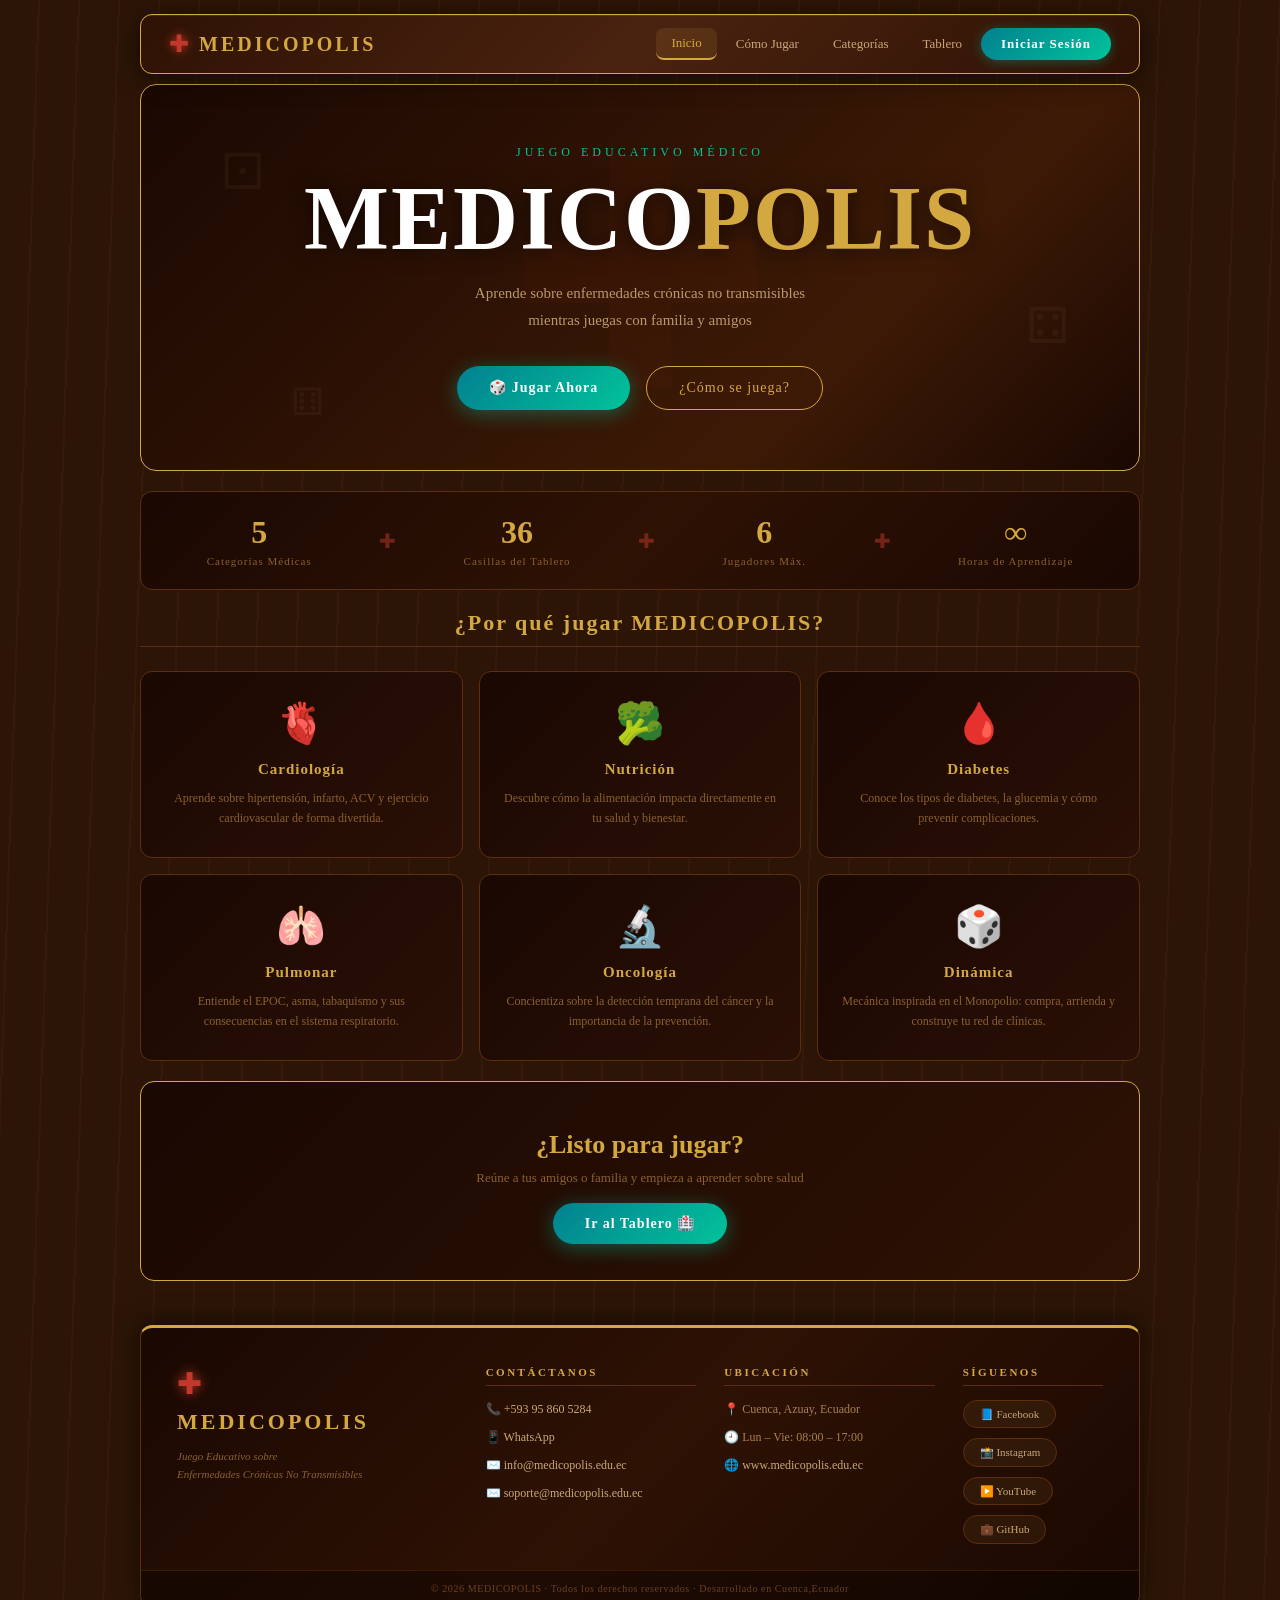
<file: index.html>
<!DOCTYPE html>
<html lang="es">
<head>
  <meta charset="UTF-8">
  <meta name="viewport" content="width=device-width, initial-scale=1.0">
  <title>MEDICOPOLIS — Inicio</title>
  <link rel="stylesheet" href="shared.css">
  <link rel="stylesheet" href="index.css">
</head>
<body>

<!-- NAVBAR -->
<nav class="navbar">
  <a href="index.html" class="nav-brand">
    <span class="nav-cross">✚</span>
    <span class="nav-title">MEDICOPOLIS</span>
  </a>
  <ul class="nav-links" id="navLinks">
    <li><a href="index.html" class="active">Inicio</a></li>
    <li><a href="comojugar.html">Cómo Jugar</a></li>
    <li><a href="categorias.html">Categorías</a></li>
    <li><a href="tablero.html">Tablero</a></li>
    <li><a href="login.html" class="nav-btn-login">Iniciar Sesión</a></li>
  </ul>
  <button class="nav-hamburger" onclick="document.getElementById('navLinks').classList.toggle('open')">☰</button>
</nav>

<!-- HERO -->
<section class="hero">
  <div class="hero-bg-cross">✚</div>
  <div class="hero-content">
    <p class="hero-eyebrow">Juego Educativo Médico</p>
    <h1 class="hero-title">MEDICO<span>POLIS</span></h1>
    <p class="hero-sub">Aprende sobre enfermedades crónicas no transmisibles<br>mientras juegas con familia y amigos</p>
    <div class="hero-btns">
      <a href="tablero.html" class="btn-primary">🎲 Jugar Ahora</a>
      <a href="comojugar.html" class="btn-secondary">¿Cómo se juega?</a>
    </div>
  </div>
  <div class="hero-dice-deco">
    <div class="dice-deco d1">⚀</div>
    <div class="dice-deco d2">⚃</div>
    <div class="dice-deco d3">⚅</div>
  </div>
</section>

<!-- STATS -->
<section class="stats-bar">
  <div class="stat-item">
    <span class="stat-num">5</span>
    <span class="stat-label">Categorías Médicas</span>
  </div>
  <div class="stat-sep">✚</div>
  <div class="stat-item">
    <span class="stat-num">36</span>
    <span class="stat-label">Casillas del Tablero</span>
  </div>
  <div class="stat-sep">✚</div>
  <div class="stat-item">
    <span class="stat-num">6</span>
    <span class="stat-label">Jugadores Máx.</span>
  </div>
  <div class="stat-sep">✚</div>
  <div class="stat-item">
    <span class="stat-num">∞</span>
    <span class="stat-label">Horas de Aprendizaje</span>
  </div>
</section>

<!-- FEATURES -->
<section class="features">
  <h2 class="section-title">¿Por qué jugar MEDICOPOLIS?</h2>
  <div class="features-grid">
    <div class="feat-card">
      <div class="feat-icon">🫀</div>
      <h3>Cardiología</h3>
      <p>Aprende sobre hipertensión, infarto, ACV y ejercicio cardiovascular de forma divertida.</p>
    </div>
    <div class="feat-card">
      <div class="feat-icon">🥦</div>
      <h3>Nutrición</h3>
      <p>Descubre cómo la alimentación impacta directamente en tu salud y bienestar.</p>
    </div>
    <div class="feat-card">
      <div class="feat-icon">🩸</div>
      <h3>Diabetes</h3>
      <p>Conoce los tipos de diabetes, la glucemia y cómo prevenir complicaciones.</p>
    </div>
    <div class="feat-card">
      <div class="feat-icon">🫁</div>
      <h3>Pulmonar</h3>
      <p>Entiende el EPOC, asma, tabaquismo y sus consecuencias en el sistema respiratorio.</p>
    </div>
    <div class="feat-card">
      <div class="feat-icon">🔬</div>
      <h3>Oncología</h3>
      <p>Concientiza sobre la detección temprana del cáncer y la importancia de la prevención.</p>
    </div>
    <div class="feat-card">
      <div class="feat-icon">🎲</div>
      <h3>Dinámica</h3>
      <p>Mecánica inspirada en el Monopolio: compra, arrienda y construye tu red de clínicas.</p>
    </div>
  </div>
</section>

<!-- CTA -->
<section class="cta-section">
  <h2>¿Listo para jugar?</h2>
  <p>Reúne a tus amigos o familia y empieza a aprender sobre salud</p>
  <a href="tablero.html" class="btn-primary">Ir al Tablero 🏥</a>
</section>

<!-- FOOTER -->
<footer class="footer">
  <div class="footer-grid">
    <div class="footer-brand">
      <span class="footer-cross">✚</span>
      <span class="footer-logo">MEDICOPOLIS</span>
      <p class="footer-tagline">Juego Educativo sobre<br>Enfermedades Crónicas No Transmisibles</p>
    </div>
    <div class="footer-section">
      <h4>Contáctanos</h4>
      <ul>
        <li>📞 <a href="tel:+593958605284">+593 95 860 5284</a></li>
        <li>📱 <a href="https://wa.me/593958605284">WhatsApp</a></li>
        <li>✉️ <a href="mailto:info@medicopolis.edu.ec">info@medicopolis.edu.ec</a></li>
        <li>✉️ <a href="mailto:soporte@medicopolis.edu.ec">soporte@medicopolis.edu.ec</a></li>
      </ul>
    </div>
    <div class="footer-section">
      <h4>Ubicación</h4>
      <ul>
        <li>📍 Cuenca, Azuay, Ecuador</li>
        <li>🕘 Lun – Vie: 08:00 – 17:00</li>
        <li>🌐 <a href="#">www.medicopolis.edu.ec</a></li>
      </ul>
    </div>
    <div class="footer-section">
      <h4>Síguenos</h4>
      <ul class="footer-social">
        <li><a href="https://www.facebook.com/andy.otg/">📘 Facebook</a></li>
        <li><a href="https://www.instagram.com/andy.otg/">📸 Instagram</a></li>
        <li><a href="https://www.youtube.com/@andyLaunchVision">▶️ YouTube</a></li>
        <li><a href="https://github.com/andyortega07/MEDICOPOLIS">💼 GitHub</a></li>
      </ul>
    </div>
  </div>
  <div class="footer-bottom">
    <p>© 2026 MEDICOPOLIS · Todos los derechos reservados · Desarrollado en Cuenca,Ecuador</p>
  </div>
</footer>

</body>
</html>
</file>
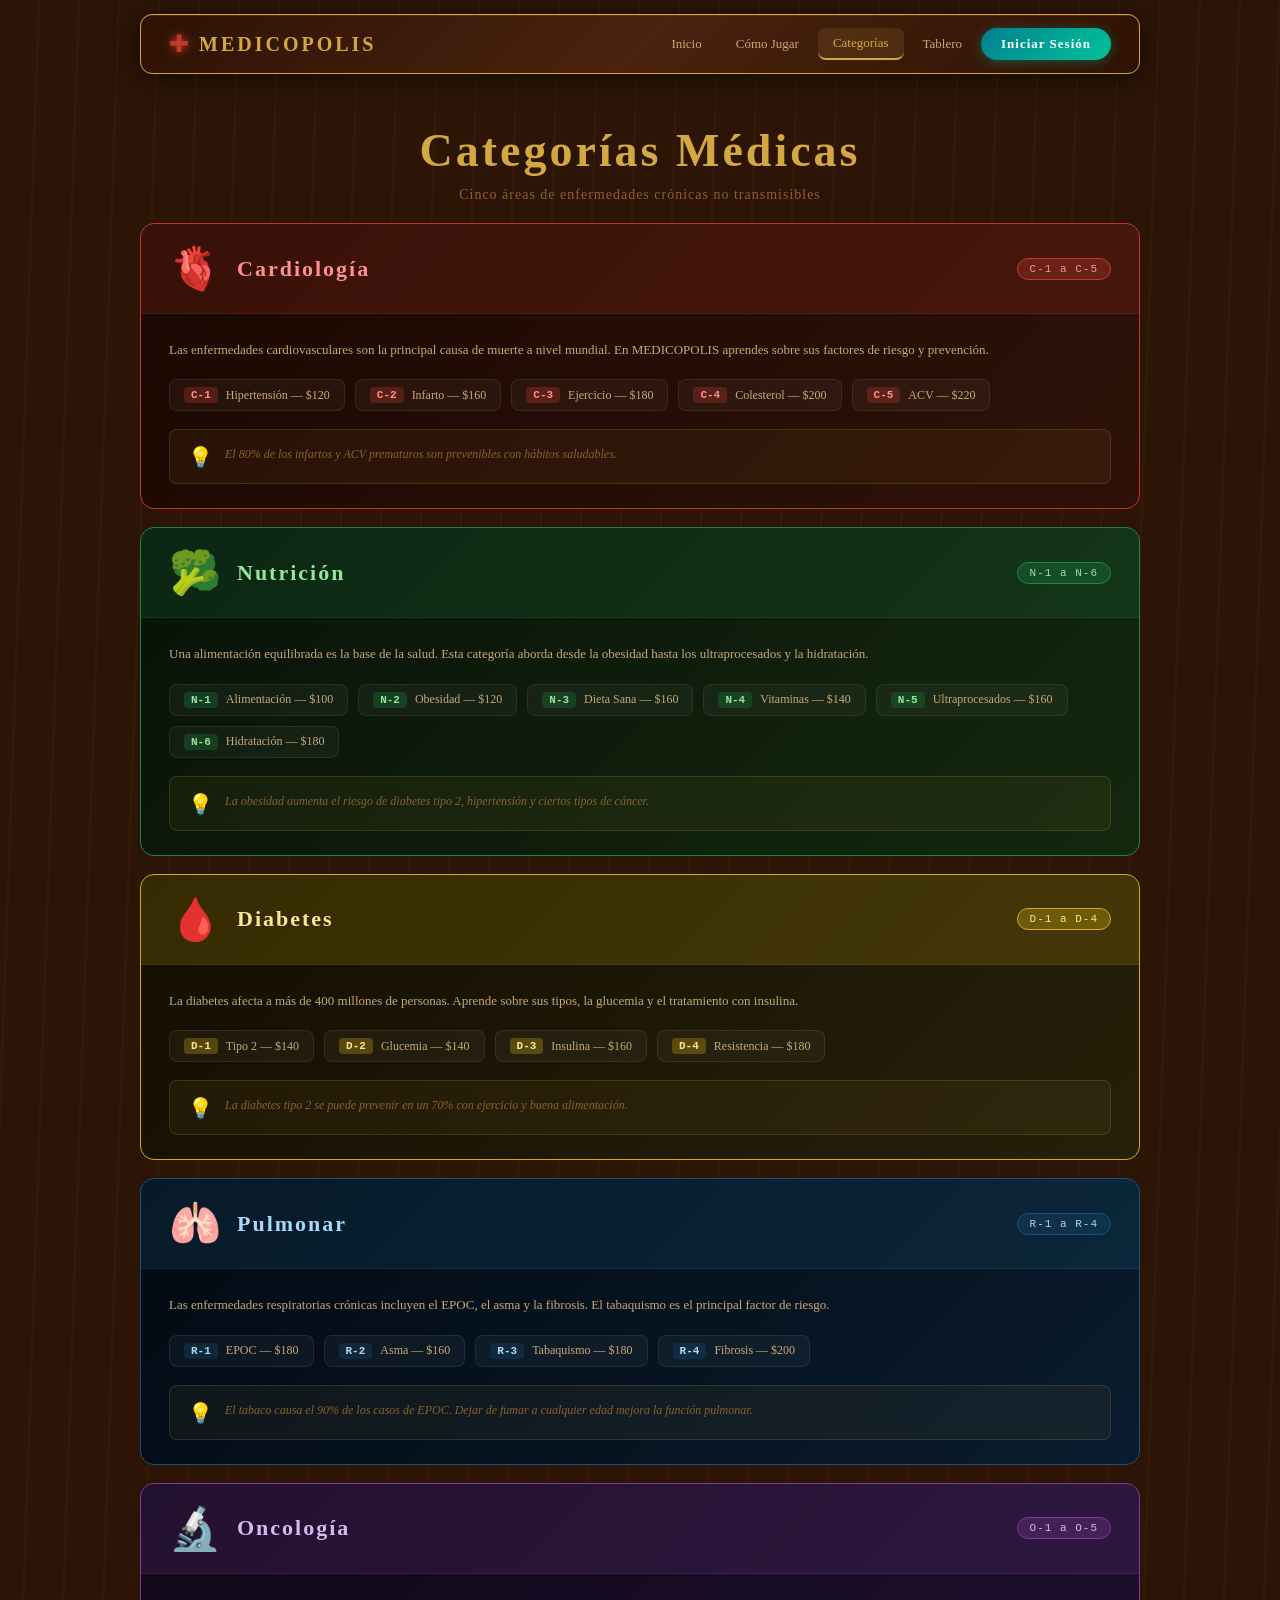
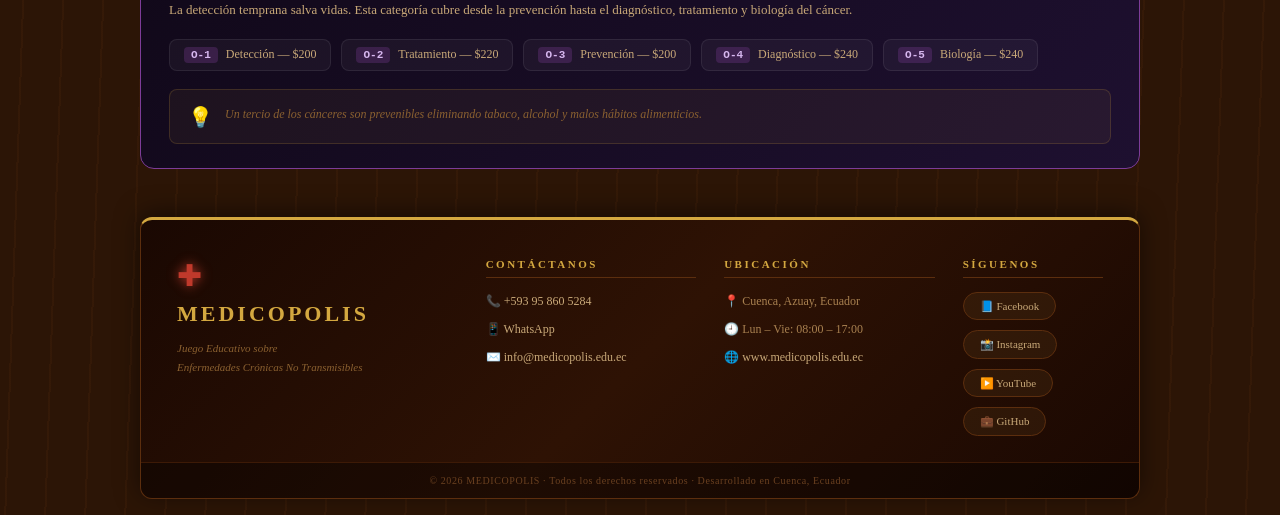
<file: categorias.html>
<!DOCTYPE html>
<html lang="es">
<head>
  <meta charset="UTF-8">
  <meta name="viewport" content="width=device-width, initial-scale=1.0">
  <title>MEDICOPOLIS — Categorías</title>
  <link rel="stylesheet" href="shared.css">
  <link rel="stylesheet" href="categorias.css">
</head>
<body>

<!-- NAVBAR -->
<nav class="navbar">
  <a href="index.html" class="nav-brand">
    <span class="nav-cross">✚</span>
    <span class="nav-title">MEDICOPOLIS</span>
  </a>
  <ul class="nav-links" id="navLinks">
    <li><a href="index.html">Inicio</a></li>
    <li><a href="comojugar.html">Cómo Jugar</a></li>
    <li><a href="categorias.html" class="active">Categorías</a></li>
    <li><a href="tablero.html">Tablero</a></li>
    <li><a href="login.html" class="nav-btn-login">Iniciar Sesión</a></li>
  </ul>
  <button class="nav-hamburger" onclick="document.getElementById('navLinks').classList.toggle('open')">☰</button>
</nav>

<header class="page-header">
  <h1>Categorías Médicas</h1>
  <p>Cinco áreas de enfermedades crónicas no transmisibles</p>
</header>

<!-- CARDS CATEGORÍAS -->
<section class="cat-section">

  <div class="cat-card cardio">
    <div class="cat-header">
      <span class="cat-emoji">🫀</span>
      <h2>Cardiología</h2>
      <span class="cat-badge">C-1 a C-5</span>
    </div>
    <div class="cat-body">
      <p class="cat-desc">Las enfermedades cardiovasculares son la principal causa de muerte a nivel mundial. En MEDICOPOLIS aprendes sobre sus factores de riesgo y prevención.</p>
      <div class="cat-props">
        <div class="cat-prop"><span class="prop-code">C-1</span><span>Hipertensión — $120</span></div>
        <div class="cat-prop"><span class="prop-code">C-2</span><span>Infarto — $160</span></div>
        <div class="cat-prop"><span class="prop-code">C-3</span><span>Ejercicio — $180</span></div>
        <div class="cat-prop"><span class="prop-code">C-4</span><span>Colesterol — $200</span></div>
        <div class="cat-prop"><span class="prop-code">C-5</span><span>ACV — $220</span></div>
      </div>
      <div class="cat-fact">
        <span class="fact-icon">💡</span>
        <p>El 80% de los infartos y ACV prematuros son prevenibles con hábitos saludables.</p>
      </div>
    </div>
  </div>

  <div class="cat-card nutri">
    <div class="cat-header">
      <span class="cat-emoji">🥦</span>
      <h2>Nutrición</h2>
      <span class="cat-badge">N-1 a N-6</span>
    </div>
    <div class="cat-body">
      <p class="cat-desc">Una alimentación equilibrada es la base de la salud. Esta categoría aborda desde la obesidad hasta los ultraprocesados y la hidratación.</p>
      <div class="cat-props">
        <div class="cat-prop"><span class="prop-code">N-1</span><span>Alimentación — $100</span></div>
        <div class="cat-prop"><span class="prop-code">N-2</span><span>Obesidad — $120</span></div>
        <div class="cat-prop"><span class="prop-code">N-3</span><span>Dieta Sana — $160</span></div>
        <div class="cat-prop"><span class="prop-code">N-4</span><span>Vitaminas — $140</span></div>
        <div class="cat-prop"><span class="prop-code">N-5</span><span>Ultraprocesados — $160</span></div>
        <div class="cat-prop"><span class="prop-code">N-6</span><span>Hidratación — $180</span></div>
      </div>
      <div class="cat-fact">
        <span class="fact-icon">💡</span>
        <p>La obesidad aumenta el riesgo de diabetes tipo 2, hipertensión y ciertos tipos de cáncer.</p>
      </div>
    </div>
  </div>

  <div class="cat-card diab">
    <div class="cat-header">
      <span class="cat-emoji">🩸</span>
      <h2>Diabetes</h2>
      <span class="cat-badge">D-1 a D-4</span>
    </div>
    <div class="cat-body">
      <p class="cat-desc">La diabetes afecta a más de 400 millones de personas. Aprende sobre sus tipos, la glucemia y el tratamiento con insulina.</p>
      <div class="cat-props">
        <div class="cat-prop"><span class="prop-code">D-1</span><span>Tipo 2 — $140</span></div>
        <div class="cat-prop"><span class="prop-code">D-2</span><span>Glucemia — $140</span></div>
        <div class="cat-prop"><span class="prop-code">D-3</span><span>Insulina — $160</span></div>
        <div class="cat-prop"><span class="prop-code">D-4</span><span>Resistencia — $180</span></div>
      </div>
      <div class="cat-fact">
        <span class="fact-icon">💡</span>
        <p>La diabetes tipo 2 se puede prevenir en un 70% con ejercicio y buena alimentación.</p>
      </div>
    </div>
  </div>

  <div class="cat-card resp">
    <div class="cat-header">
      <span class="cat-emoji">🫁</span>
      <h2>Pulmonar</h2>
      <span class="cat-badge">R-1 a R-4</span>
    </div>
    <div class="cat-body">
      <p class="cat-desc">Las enfermedades respiratorias crónicas incluyen el EPOC, el asma y la fibrosis. El tabaquismo es el principal factor de riesgo.</p>
      <div class="cat-props">
        <div class="cat-prop"><span class="prop-code">R-1</span><span>EPOC — $180</span></div>
        <div class="cat-prop"><span class="prop-code">R-2</span><span>Asma — $160</span></div>
        <div class="cat-prop"><span class="prop-code">R-3</span><span>Tabaquismo — $180</span></div>
        <div class="cat-prop"><span class="prop-code">R-4</span><span>Fibrosis — $200</span></div>
      </div>
      <div class="cat-fact">
        <span class="fact-icon">💡</span>
        <p>El tabaco causa el 90% de los casos de EPOC. Dejar de fumar a cualquier edad mejora la función pulmonar.</p>
      </div>
    </div>
  </div>

  <div class="cat-card onco">
    <div class="cat-header">
      <span class="cat-emoji">🔬</span>
      <h2>Oncología</h2>
      <span class="cat-badge">O-1 a O-5</span>
    </div>
    <div class="cat-body">
      <p class="cat-desc">La detección temprana salva vidas. Esta categoría cubre desde la prevención hasta el diagnóstico, tratamiento y biología del cáncer.</p>
      <div class="cat-props">
        <div class="cat-prop"><span class="prop-code">O-1</span><span>Detección — $200</span></div>
        <div class="cat-prop"><span class="prop-code">O-2</span><span>Tratamiento — $220</span></div>
        <div class="cat-prop"><span class="prop-code">O-3</span><span>Prevención — $200</span></div>
        <div class="cat-prop"><span class="prop-code">O-4</span><span>Diagnóstico — $240</span></div>
        <div class="cat-prop"><span class="prop-code">O-5</span><span>Biología — $240</span></div>
      </div>
      <div class="cat-fact">
        <span class="fact-icon">💡</span>
        <p>Un tercio de los cánceres son prevenibles eliminando tabaco, alcohol y malos hábitos alimenticios.</p>
      </div>
    </div>
  </div>

</section>

<!-- FOOTER -->
<footer class="footer">
  <div class="footer-grid">
    <div class="footer-brand">
      <span class="footer-cross">✚</span>
      <span class="footer-logo">MEDICOPOLIS</span>
      <p class="footer-tagline">Juego Educativo sobre<br>Enfermedades Crónicas No Transmisibles</p>
    </div>
    <div class="footer-section">
      <h4>Contáctanos</h4>
      <ul>
        <li>📞 <a href="tel:+593958605284">+593 95 860 5284</a></li>
        <li>📱 <a href="https://wa.me/593958605284">WhatsApp</a></li>
        <li>✉️ <a href="mailto:info@medicopolis.edu.ec">info@medicopolis.edu.ec</a></li>
      </ul>
    </div>
    <div class="footer-section">
      <h4>Ubicación</h4>
      <ul>
        <li>📍 Cuenca, Azuay, Ecuador</li>
        <li>🕘 Lun – Vie: 08:00 – 17:00</li>
        <li>🌐 <a href="#">www.medicopolis.edu.ec</a></li>
      </ul>
    </div>
    <div class="footer-section">
      <h4>Síguenos</h4>
      <ul class="footer-social">
        <li><a href="https://www.facebook.com/andy.otg/">📘 Facebook</a></li>
        <li><a href="https://www.instagram.com/andy.otg/">📸 Instagram</a></li>
        <li><a href="https://www.youtube.com/@andyLaunchVision">▶️ YouTube</a></li>
        <li><a href="https://github.com/andyortega07/MEDICOPOLIS">💼 GitHub</a></li>
      </ul>
    </div>
  </div>
  <div class="footer-bottom">
    <p>© 2026 MEDICOPOLIS · Todos los derechos reservados · Desarrollado en Cuenca, Ecuador</p>
  </div>
</footer>

</body>
</html>
</file>
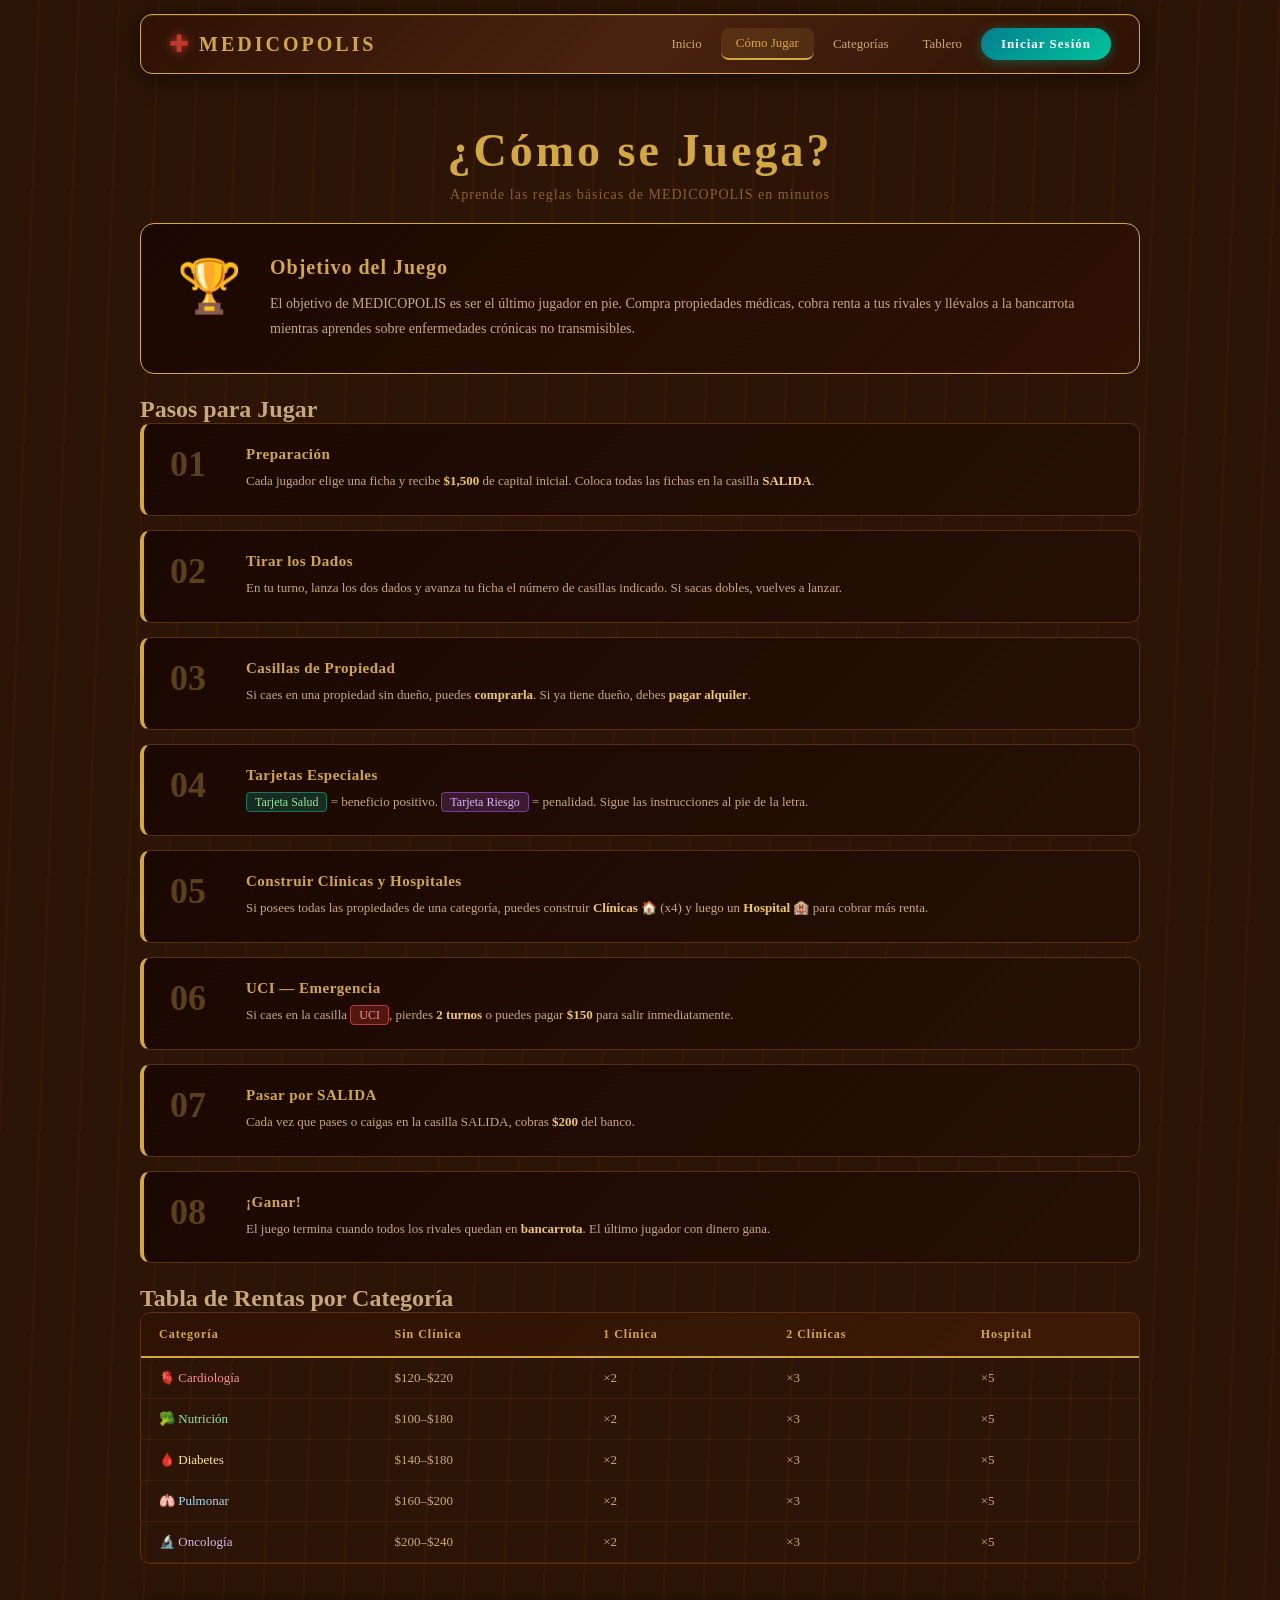
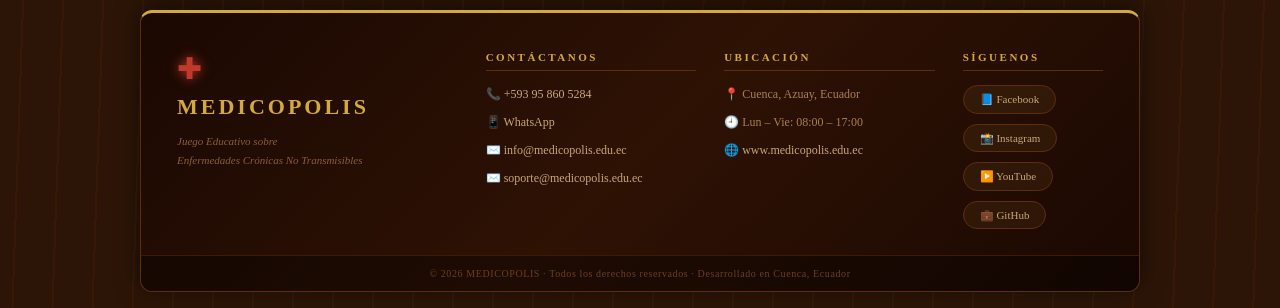
<file: comojugar.html>
<!DOCTYPE html>
<html lang="es">
<head>
  <meta charset="UTF-8">
  <meta name="viewport" content="width=device-width, initial-scale=1.0">
  <title>MEDICOPOLIS — Cómo Jugar</title>
  <link rel="stylesheet" href="shared.css">
  <link rel="stylesheet" href="comojugar.css">
</head>
<body>

<!-- NAVBAR -->
<nav class="navbar">
  <a href="index.html" class="nav-brand">
    <span class="nav-cross">✚</span>
    <span class="nav-title">MEDICOPOLIS</span>
  </a>
  <ul class="nav-links" id="navLinks">
    <li><a href="index.html">Inicio</a></li>
    <li><a href="comojugar.html" class="active">Cómo Jugar</a></li>
    <li><a href="categorias.html">Categorías</a></li>
    <li><a href="tablero.html">Tablero</a></li>
    <li><a href="login.html" class="nav-btn-login">Iniciar Sesión</a></li>
  </ul>
  <button class="nav-hamburger" onclick="document.getElementById('navLinks').classList.toggle('open')">☰</button>
</nav>

<!-- PAGE HEADER -->
<header class="page-header">
  <h1>¿Cómo se Juega?</h1>
  <p>Aprende las reglas básicas de MEDICOPOLIS en minutos</p>
</header>

<!-- OBJETIVO -->
<section class="cj-section">
  <div class="cj-card objetivo">
    <div class="cj-icon">🏆</div>
    <div class="cj-text">
      <h2>Objetivo del Juego</h2>
      <p>El objetivo de MEDICOPOLIS es ser el último jugador en pie. Compra propiedades médicas, cobra renta a tus rivales y llévalos a la bancarrota mientras aprendes sobre enfermedades crónicas no transmisibles.</p>
    </div>
  </div>
</section>

<!-- PASOS -->
<section class="cj-section">
  <h2 class="section-title">Pasos para Jugar</h2>
  <div class="steps-list">
    <div class="step-item">
      <div class="step-num">01</div>
      <div class="step-body">
        <h3>Preparación</h3>
        <p>Cada jugador elige una ficha y recibe <strong>$1,500</strong> de capital inicial. Coloca todas las fichas en la casilla <strong>SALIDA</strong>.</p>
      </div>
    </div>
    <div class="step-item">
      <div class="step-num">02</div>
      <div class="step-body">
        <h3>Tirar los Dados</h3>
        <p>En tu turno, lanza los dos dados y avanza tu ficha el número de casillas indicado. Si sacas dobles, vuelves a lanzar.</p>
      </div>
    </div>
    <div class="step-item">
      <div class="step-num">03</div>
      <div class="step-body">
        <h3>Casillas de Propiedad</h3>
        <p>Si caes en una propiedad sin dueño, puedes <strong>comprarla</strong>. Si ya tiene dueño, debes <strong>pagar alquiler</strong>.</p>
      </div>
    </div>
    <div class="step-item">
      <div class="step-num">04</div>
      <div class="step-body">
        <h3>Tarjetas Especiales</h3>
        <p><span class="tag-salud">Tarjeta Salud</span> = beneficio positivo. <span class="tag-riesgo">Tarjeta Riesgo</span> = penalidad. Sigue las instrucciones al pie de la letra.</p>
      </div>
    </div>
    <div class="step-item">
      <div class="step-num">05</div>
      <div class="step-body">
        <h3>Construir Clínicas y Hospitales</h3>
        <p>Si posees todas las propiedades de una categoría, puedes construir <strong>Clínicas 🏠</strong> (x4) y luego un <strong>Hospital 🏨</strong> para cobrar más renta.</p>
      </div>
    </div>
    <div class="step-item">
      <div class="step-num">06</div>
      <div class="step-body">
        <h3>UCI — Emergencia</h3>
        <p>Si caes en la casilla <span class="tag-uci">UCI</span>, pierdes <strong>2 turnos</strong> o puedes pagar <strong>$150</strong> para salir inmediatamente.</p>
      </div>
    </div>
    <div class="step-item">
      <div class="step-num">07</div>
      <div class="step-body">
        <h3>Pasar por SALIDA</h3>
        <p>Cada vez que pases o caigas en la casilla SALIDA, cobras <strong>$200</strong> del banco.</p>
      </div>
    </div>
    <div class="step-item">
      <div class="step-num">08</div>
      <div class="step-body">
        <h3>¡Ganar!</h3>
        <p>El juego termina cuando todos los rivales quedan en <strong>bancarrota</strong>. El último jugador con dinero gana.</p>
      </div>
    </div>
  </div>
</section>

<!-- TABLA DE RENTAS -->
<section class="cj-section">
  <h2 class="section-title">Tabla de Rentas por Categoría</h2>
  <div class="renta-table-wrap">
    <table class="renta-table">
      <thead>
        <tr>
          <th>Categoría</th>
          <th>Sin Clínica</th>
          <th>1 Clínica</th>
          <th>2 Clínicas</th>
          <th>Hospital</th>
        </tr>
      </thead>
      <tbody>
        <tr class="row-cardio">
          <td>🫀 Cardiología</td>
          <td>$120–$220</td>
          <td>×2</td>
          <td>×3</td>
          <td>×5</td>
        </tr>
        <tr class="row-nutri">
          <td>🥦 Nutrición</td>
          <td>$100–$180</td>
          <td>×2</td>
          <td>×3</td>
          <td>×5</td>
        </tr>
        <tr class="row-diab">
          <td>🩸 Diabetes</td>
          <td>$140–$180</td>
          <td>×2</td>
          <td>×3</td>
          <td>×5</td>
        </tr>
        <tr class="row-resp">
          <td>🫁 Pulmonar</td>
          <td>$160–$200</td>
          <td>×2</td>
          <td>×3</td>
          <td>×5</td>
        </tr>
        <tr class="row-onco">
          <td>🔬 Oncología</td>
          <td>$200–$240</td>
          <td>×2</td>
          <td>×3</td>
          <td>×5</td>
        </tr>
      </tbody>
    </table>
  </div>
</section>

<!-- FOOTER -->
<footer class="footer">
  <div class="footer-grid">
    <div class="footer-brand">
      <span class="footer-cross">✚</span>
      <span class="footer-logo">MEDICOPOLIS</span>
      <p class="footer-tagline">Juego Educativo sobre<br>Enfermedades Crónicas No Transmisibles</p>
    </div>
    <div class="footer-section">
      <h4>Contáctanos</h4>
      <ul>
        <li>📞 <a href="tel:+593958605284">+593 95 860 5284</a></li>
        <li>📱 <a href="https://wa.me/593958605284">WhatsApp</a></li>
        <li>✉️ <a href="mailto:info@medicopolis.edu.ec">info@medicopolis.edu.ec</a></li>
        <li>✉️ <a href="mailto:soporte@medicopolis.edu.ec">soporte@medicopolis.edu.ec</a></li>
      </ul>
    </div>
    <div class="footer-section">
      <h4>Ubicación</h4>
      <ul>
        <li>📍 Cuenca, Azuay, Ecuador</li>
        <li>🕘 Lun – Vie: 08:00 – 17:00</li>
        <li>🌐 <a href="#">www.medicopolis.edu.ec</a></li>
      </ul>
    </div>
    <div class="footer-section">
      <h4>Síguenos</h4>
      <ul class="footer-social">
        <li><a href="https://www.facebook.com/andy.otg/">📘 Facebook</a></li>
        <li><a href="https://www.instagram.com/andy.otg/">📸 Instagram</a></li>
        <li><a href="https://www.youtube.com/@andyLaunchVision">▶️ YouTube</a></li>
        <li><a href="https://github.com/andyortega07/MEDICOPOLIS">💼 GitHub</a></li>
      </ul>
    </div>
  </div>
  <div class="footer-bottom">
    <p>© 2026 MEDICOPOLIS · Todos los derechos reservados · Desarrollado en Cuenca, Ecuador</p>
  </div>
</footer>

</body>
</html>
</file>
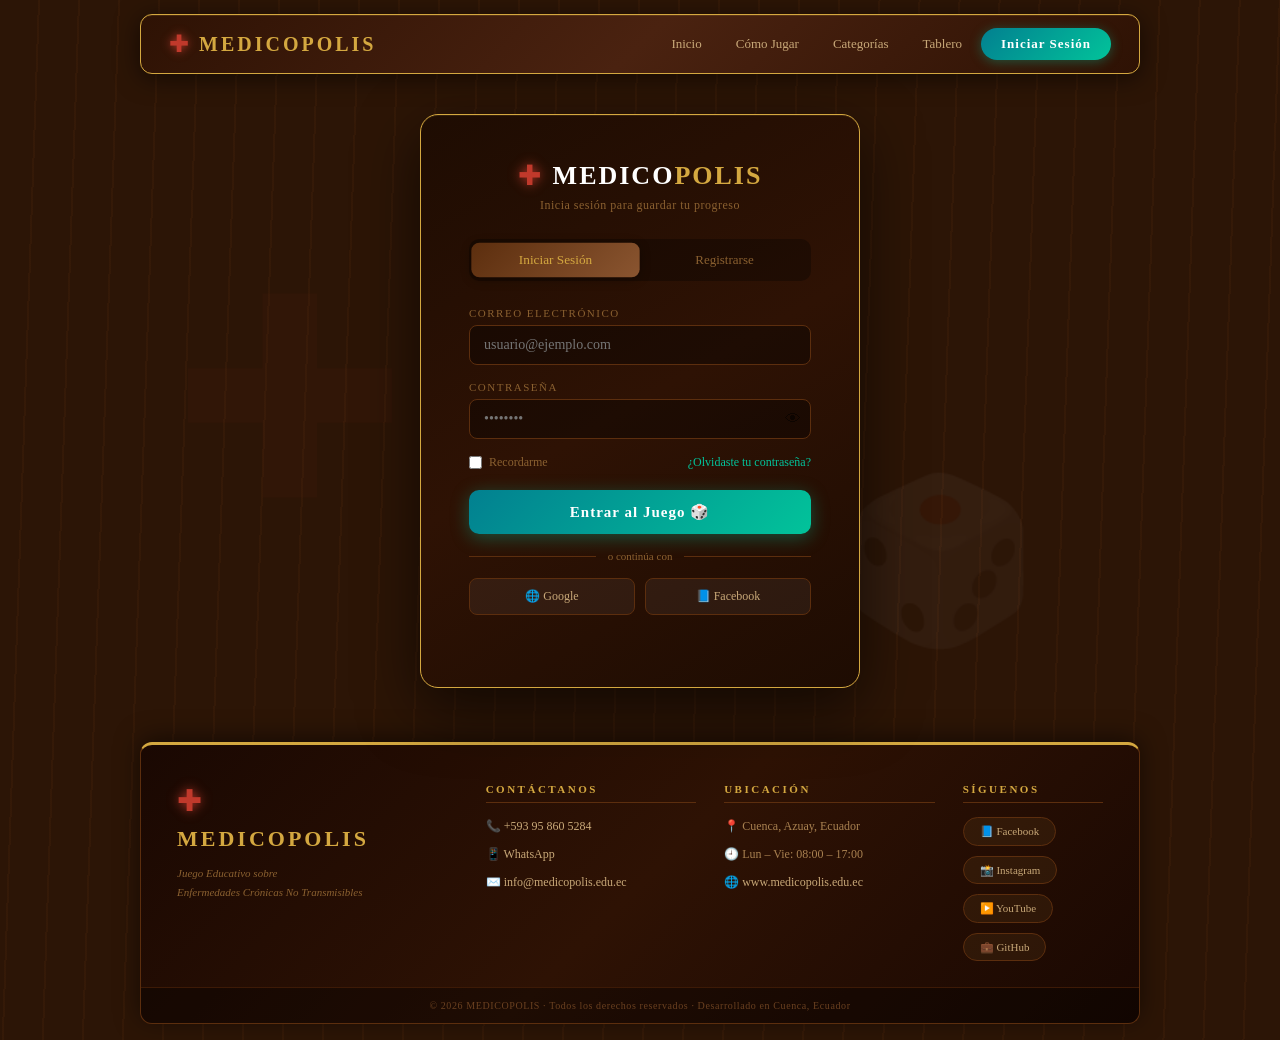
<file: login.html>
<!DOCTYPE html>
<html lang="es">
<head>
  <meta charset="UTF-8">
  <meta name="viewport" content="width=device-width, initial-scale=1.0">
  <title>MEDICOPOLIS — Iniciar Sesión</title>
  <link rel="stylesheet" href="shared.css">
  <link rel="stylesheet" href="login.css">
</head>
<body>

<!-- NAVBAR -->
<nav class="navbar">
  <a href="index.html" class="nav-brand">
    <span class="nav-cross">✚</span>
    <span class="nav-title">MEDICOPOLIS</span>
  </a>
  <ul class="nav-links" id="navLinks">
    <li><a href="index.html">Inicio</a></li>
    <li><a href="comojugar.html">Cómo Jugar</a></li>
    <li><a href="categorias.html">Categorías</a></li>
    <li><a href="tablero.html">Tablero</a></li>
    <li><a href="login.html" class="nav-btn-login">Iniciar Sesión</a></li>
  </ul>
  <button class="nav-hamburger" onclick="document.getElementById('navLinks').classList.toggle('open')">☰</button>
</nav>

<!-- LOGIN CONTAINER -->
<div class="login-wrap">

  <div class="login-deco">
    <div class="deco-cross">✚</div>
    <div class="deco-dice">🎲</div>
  </div>

  <div class="login-card">
    <div class="login-logo">
      <span class="login-cross">✚</span>
      <h1>MEDICO<span>POLIS</span></h1>
    </div>
    <p class="login-sub">Inicia sesión para guardar tu progreso</p>

    <div class="login-tabs">
      <button class="tab-btn active" id="tabLogin" onclick="switchTab('login')">Iniciar Sesión</button>
      <button class="tab-btn" id="tabRegister" onclick="switchTab('register')">Registrarse</button>
    </div>

    <!-- Login Form -->
    <div class="form-panel" id="panelLogin">
      <div class="form-group">
        <label for="loginEmail">Correo electrónico</label>
        <input type="email" id="loginEmail" placeholder="usuario@ejemplo.com" autocomplete="email"/>
      </div>
      <div class="form-group">
        <label for="loginPass">Contraseña</label>
        <div class="pass-wrap">
          <input type="password" id="loginPass" placeholder="••••••••"/>
          <button class="pass-toggle" onclick="togglePass('loginPass', this)">👁</button>
        </div>
      </div>
      <div class="form-row">
        <label class="check-label">
          <input type="checkbox"/> Recordarme
        </label>
        <a href="#" class="link-small">¿Olvidaste tu contraseña?</a>
      </div>
      <button class="btn-submit" onclick="handleLogin()">Entrar al Juego 🎲</button>
      <div class="login-divider"><span>o continúa con</span></div>
      <div class="social-btns">
        <button class="social-btn">🌐 Google</button>
        <button class="social-btn">📘 Facebook</button>
      </div>
    </div>

    <!-- Register Form -->
    <div class="form-panel hidden" id="panelRegister">
      <div class="form-group">
        <label for="regName">Nombre completo</label>
        <input type="text" id="regName" placeholder="Tu nombre"/>
      </div>
      <div class="form-group">
        <label for="regEmail">Correo electrónico</label>
        <input type="email" id="regEmail" placeholder="usuario@ejemplo.com"/>
      </div>
      <div class="form-group">
        <label for="regPass">Contraseña</label>
        <div class="pass-wrap">
          <input type="password" id="regPass" placeholder="Mínimo 8 caracteres"/>
          <button class="pass-toggle" onclick="togglePass('regPass', this)">👁</button>
        </div>
      </div>
      <div class="form-group">
        <label>Elige tu ficha</label>
        <div class="token-picker">
          <button class="token-opt active" data-token="🧑">🧑</button>
          <button class="token-opt" data-token="👩">👩</button>
          <button class="token-opt" data-token="👦">👦</button>
          <button class="token-opt" data-token="👧">👧</button>
          <button class="token-opt" data-token="🧓">🧓</button>
          <button class="token-opt" data-token="🧑‍⚕️">🧑‍⚕️</button>
        </div>
      </div>
      <button class="btn-submit" onclick="handleRegister()">Crear Cuenta 🏥</button>
    </div>

    <!-- Mensaje de resultado -->
    <div class="login-msg" id="loginMsg"></div>
  </div>
</div>

<!-- FOOTER -->
<footer class="footer">
  <div class="footer-grid">
    <div class="footer-brand">
      <span class="footer-cross">✚</span>
      <span class="footer-logo">MEDICOPOLIS</span>
      <p class="footer-tagline">Juego Educativo sobre<br>Enfermedades Crónicas No Transmisibles</p>
    </div>
    <div class="footer-section">
      <h4>Contáctanos</h4>
      <ul>
        <li>📞 <a href="tel:+593958605284">+593 95 860 5284</a></li>
        <li>📱 <a href="https://wa.me/593958605284">WhatsApp</a></li>
        <li>✉️ <a href="mailto:info@medicopolis.edu.ec">info@medicopolis.edu.ec</a></li>
      </ul>
    </div>
    <div class="footer-section">
      <h4>Ubicación</h4>
      <ul>
        <li>📍 Cuenca, Azuay, Ecuador</li>
        <li>🕘 Lun – Vie: 08:00 – 17:00</li>
        <li>🌐 <a href="#">www.medicopolis.edu.ec</a></li>
      </ul>
    </div>
    <div class="footer-section">
      <h4>Síguenos</h4>
      <ul class="footer-social">
        <li><a href="https://www.facebook.com/andy.otg/">📘 Facebook</a></li>
        <li><a href="https://www.instagram.com/andy.otg/">📸 Instagram</a></li>
        <li><a href="https://www.youtube.com/@andyLaunchVision">▶️ YouTube</a></li>
        <li><a href="https://github.com/andyortega07/MEDICOPOLIS">💼 GitHub</a></li>
      </ul>
    </div>
  </div>
  <div class="footer-bottom">
    <p>© 2026 MEDICOPOLIS · Todos los derechos reservados · Desarrollado en Cuenca, Ecuador</p>
  </div>
</footer>

<script src="login.js"></script>
</body>
</html>
</file>
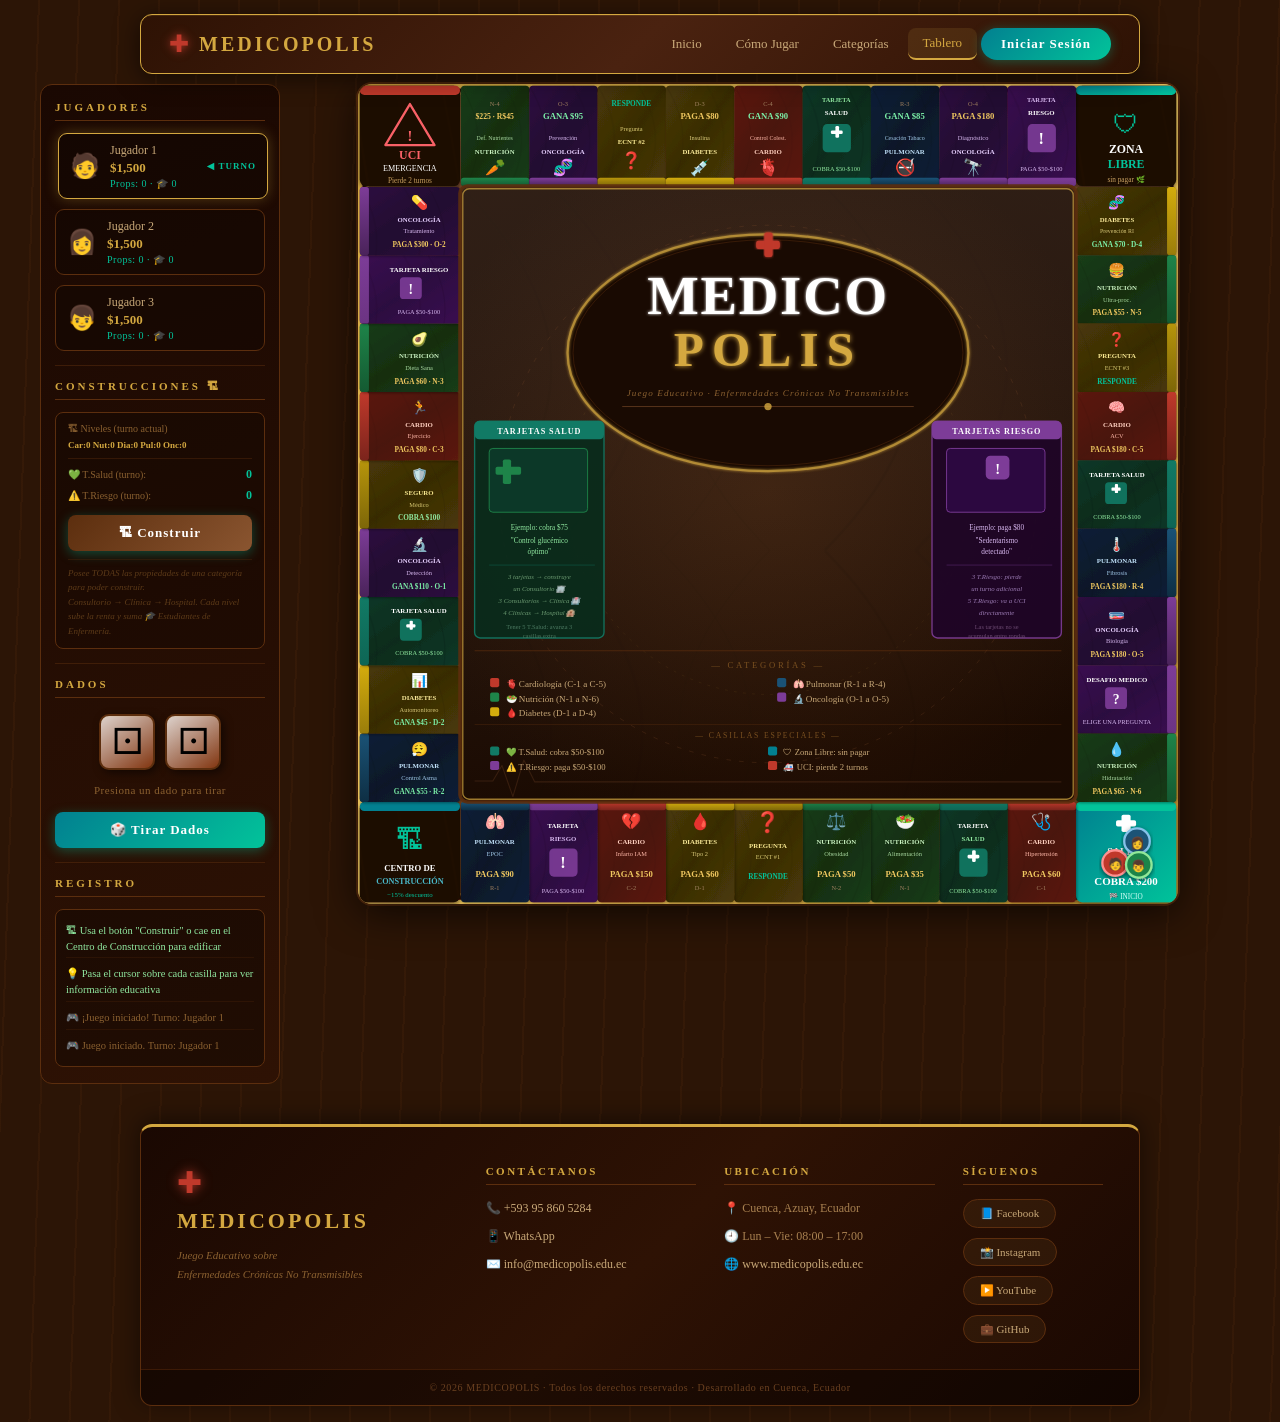
<file: tablero.html>
<!DOCTYPE html>
<html lang="es">
<head>
  <meta charset="UTF-8">
  <meta name="viewport" content="width=device-width, initial-scale=1.0">
  <title>MEDICOPOLIS — Tablero</title>
  <link rel="stylesheet" href="shared.css">
  <link rel="stylesheet" href="tablero.css">
</head>
<body>

<!-- NAVBAR -->
<nav class="navbar">
  <a href="index.html" class="nav-brand">
    <span class="nav-cross">✚</span>
    <span class="nav-title">MEDICOPOLIS</span>
  </a>
  <ul class="nav-links" id="navLinks">
    <li><a href="index.html">Inicio</a></li>
    <li><a href="comojugar.html">Cómo Jugar</a></li>
    <li><a href="categorias.html">Categorías</a></li>
    <li><a href="tablero.html" class="active">Tablero</a></li>
    <li><a href="login.html" class="nav-btn-login">Iniciar Sesión</a></li>
  </ul>
  <button class="nav-hamburger" onclick="document.getElementById('navLinks').classList.toggle('open')">☰</button>
</nav>

<!-- TOOLTIP EDUCATIVO -->
<div id="squareTip" class="square-tooltip"></div>

<!-- GAME LAYOUT -->
<div class="game-layout">

  <!-- PANEL IZQUIERDO -->
  <aside class="side-panel left-panel">
    <h3 class="panel-title">Jugadores</h3>

    <div class="player-card" id="p0card">
      <div class="player-token" id="p0token">🧑</div>
      <div class="player-info">
        <span class="player-name">Jugador 1</span>
        <span class="player-money" id="p0money">$1,500</span>
        <span class="player-props" id="p0props">Props: 0</span>
      </div>
      <div class="turn-indicator" id="p0turn">◀ TURNO</div>
    </div>

    <div class="player-card" id="p1card">
      <div class="player-token" id="p1token">👩</div>
      <div class="player-info">
        <span class="player-name">Jugador 2</span>
        <span class="player-money" id="p1money">$1,500</span>
        <span class="player-props" id="p1props">Props: 0</span>
      </div>
      <div class="turn-indicator hidden" id="p1turn">◀ TURNO</div>
    </div>

    <div class="player-card" id="p2card">
      <div class="player-token" id="p2token">👦</div>
      <div class="player-info">
        <span class="player-name">Jugador 3</span>
        <span class="player-money" id="p2money">$1,500</span>
        <span class="player-props" id="p2props">Props: 0</span>
      </div>
      <div class="turn-indicator hidden" id="p2turn">◀ TURNO</div>
    </div>

    <div class="panel-sep"></div>

    <!-- CONSTRUCCIÓN -->
    <h3 class="panel-title">Construcciones 🏗</h3>
    <div class="build-info" id="buildInfo">
      <div class="build-row">
        <span class="build-label">🏗 Niveles (turno actual)</span>
      </div>
      <div class="build-row">
        <span class="build-val" id="bConsult0" style="font-size:9px;">Car:0  Nut:0  Dia:0  Pul:0  Onc:0</span>
      </div>
      <div class="build-sep"></div>
      <div class="tarjetas-row">
        <span>💚 T.Salud (turno):</span><span id="tSalud0" class="t-count">0</span>
      </div>
      <div class="tarjetas-row">
        <span>⚠️ T.Riesgo (turno):</span><span id="tRiesgo0" class="t-count">0</span>
      </div>
      <button class="roll-btn" style="background:linear-gradient(135deg,#5C2E0E,#8A5530); margin-top:6px;" onclick="openBuildModal(false)">🏗 Construir</button>
      <div class="build-note">
        Posee TODAS las propiedades de una categoría para poder construir.<br>
        Consultorio → Clínica → Hospital. Cada nivel sube la renta y suma 🎓 Estudiantes de Enfermería.
      </div>
    </div>

    <div class="panel-sep"></div>

    <!-- DADOS -->
    <h3 class="panel-title">Dados</h3>
    <div class="dice-area">
      <button class="die-btn" id="die1" onclick="rollDice()">⚀</button>
      <button class="die-btn" id="die2" onclick="rollDice()">⚀</button>
    </div>
    <div class="dice-result" id="diceResult">Presiona un dado para tirar</div>
    <button class="roll-btn" id="rollBtn" onclick="rollDice()">🎲 Tirar Dados</button>

    <div class="panel-sep"></div>

    <!-- LOG -->
    <h3 class="panel-title">Registro</h3>
    <div class="game-log" id="gameLog">
      <p class="log-entry">🎮 Juego iniciado. Turno: Jugador 1</p>
    </div>
  </aside>

  <!-- TABLERO SVG -->
  <main class="board-area">
    <div class="board-wrap">
      <svg id="boardSvg" viewBox="0 0 900 900" xmlns="http://www.w3.org/2000/svg">
      <defs>
        <linearGradient id="woodMain" x1="0%" y1="0%" x2="0%" y2="100%">
          <stop offset="0%"   stop-color="#7A4520"/>
          <stop offset="6%"   stop-color="#8C5528"/>
          <stop offset="12%"  stop-color="#6B3A18"/>
          <stop offset="18%"  stop-color="#9A6030"/>
          <stop offset="24%"  stop-color="#7A4520"/>
          <stop offset="30%"  stop-color="#6B3A18"/>
          <stop offset="36%"  stop-color="#8C5528"/>
          <stop offset="42%"  stop-color="#5C3010"/>
          <stop offset="48%"  stop-color="#9A6030"/>
          <stop offset="54%"  stop-color="#7A4520"/>
          <stop offset="60%"  stop-color="#6B3A18"/>
          <stop offset="66%"  stop-color="#8C5528"/>
          <stop offset="72%"  stop-color="#9A6030"/>
          <stop offset="78%"  stop-color="#7A4520"/>
          <stop offset="84%"  stop-color="#5C3010"/>
          <stop offset="90%"  stop-color="#8C5528"/>
          <stop offset="100%" stop-color="#6B3A18"/>
        </linearGradient>
        <pattern id="grainPat" width="300" height="900" patternUnits="userSpaceOnUse">
          <path d="M-10 0 Q80 450 -10 900"  stroke="#3D1A06" stroke-width="2.5" fill="none" opacity="0.22"/>
          <path d="M40 0 Q130 450 40 900"   stroke="#2E1204" stroke-width="3"   fill="none" opacity="0.15"/>
          <path d="M90 0 Q180 450 90 900"   stroke="#3D1A06" stroke-width="1.8" fill="none" opacity="0.2"/>
          <path d="M140 0 Q230 450 140 900" stroke="#2E1204" stroke-width="2.2" fill="none" opacity="0.16"/>
          <path d="M200 0 Q290 450 200 900" stroke="#3D1A06" stroke-width="1.5" fill="none" opacity="0.2"/>
          <path d="M260 0 Q350 450 260 900" stroke="#2E1204" stroke-width="1.1" fill="none" opacity="0.19"/>
        </pattern>
        <radialGradient id="woodKnot1" cx="50%" cy="50%" r="50%">
          <stop offset="0%"   stop-color="#2E1204" stop-opacity="0.5"/>
          <stop offset="40%"  stop-color="#5C2E0E" stop-opacity="0.25"/>
          <stop offset="100%" stop-color="#7A4520" stop-opacity="0"/>
        </radialGradient>
        <linearGradient id="varnish" x1="0%" y1="0%" x2="15%" y2="100%">
          <stop offset="0%"   stop-color="#FFFFFF" stop-opacity="0.08"/>
          <stop offset="100%" stop-color="#000000" stop-opacity="0.12"/>
        </linearGradient>
        <linearGradient id="goldBorder" x1="0%" y1="0%" x2="100%" y2="100%">
          <stop offset="0%"   stop-color="#D4A840"/>
          <stop offset="50%"  stop-color="#F0C860"/>
          <stop offset="100%" stop-color="#B88828"/>
        </linearGradient>
        <!-- Category fills -->
        <linearGradient id="wCardio" x1="0%" y1="0%" x2="100%" y2="100%">
          <stop offset="0%" stop-color="#5C1A10"/><stop offset="50%" stop-color="#4A1208"/><stop offset="100%" stop-color="#5C1A10"/>
        </linearGradient>
        <pattern id="grainCardio" width="75" height="120" patternUnits="userSpaceOnUse">
          <path d="M0 0 Q37 60 0 120"  stroke="#3A0E08" stroke-width="1.5" fill="none" opacity="0.3"/>
          <path d="M45 0 Q82 60 45 120" stroke="#3A0E08" stroke-width="2" fill="none" opacity="0.22"/>
        </pattern>
        <linearGradient id="wNutri" x1="0%" y1="0%" x2="100%" y2="100%">
          <stop offset="0%" stop-color="#1A3D18"/><stop offset="50%" stop-color="#142E10"/><stop offset="100%" stop-color="#1A3D18"/>
        </linearGradient>
        <pattern id="grainNutri" width="75" height="120" patternUnits="userSpaceOnUse">
          <path d="M0 0 Q37 60 0 120"  stroke="#0E2008" stroke-width="1.5" fill="none" opacity="0.3"/>
          <path d="M48 0 Q85 60 48 120" stroke="#0E2008" stroke-width="2" fill="none" opacity="0.22"/>
        </pattern>
        <linearGradient id="wDiab" x1="0%" y1="0%" x2="100%" y2="100%">
          <stop offset="0%" stop-color="#4A3A08"/><stop offset="50%" stop-color="#382C04"/><stop offset="100%" stop-color="#4A3A08"/>
        </linearGradient>
        <pattern id="grainDiab" width="75" height="120" patternUnits="userSpaceOnUse">
          <path d="M0 0 Q37 60 0 120"  stroke="#2A1E02" stroke-width="1.5" fill="none" opacity="0.3"/>
          <path d="M45 0 Q82 60 45 120" stroke="#2A1E02" stroke-width="2" fill="none" opacity="0.22"/>
        </pattern>
        <linearGradient id="wResp" x1="0%" y1="0%" x2="100%" y2="100%">
          <stop offset="0%" stop-color="#0E2038"/><stop offset="50%" stop-color="#081828"/><stop offset="100%" stop-color="#0E2038"/>
        </linearGradient>
        <pattern id="grainResp" width="75" height="120" patternUnits="userSpaceOnUse">
          <path d="M0 0 Q37 60 0 120"  stroke="#061018" stroke-width="1.5" fill="none" opacity="0.35"/>
          <path d="M48 0 Q85 60 48 120" stroke="#061018" stroke-width="2" fill="none" opacity="0.25"/>
        </pattern>
        <linearGradient id="wOnco" x1="0%" y1="0%" x2="100%" y2="100%">
          <stop offset="0%" stop-color="#2E1040"/><stop offset="50%" stop-color="#220830"/><stop offset="100%" stop-color="#2E1040"/>
        </linearGradient>
        <pattern id="grainOnco" width="75" height="120" patternUnits="userSpaceOnUse">
          <path d="M0 0 Q37 60 0 120"  stroke="#180620" stroke-width="1.5" fill="none" opacity="0.35"/>
          <path d="M48 0 Q85 60 48 120" stroke="#180620" stroke-width="2" fill="none" opacity="0.25"/>
        </pattern>
        <linearGradient id="wSalud" x1="0%" y1="0%" x2="100%" y2="100%">
          <stop offset="0%" stop-color="#0C3828"/><stop offset="50%" stop-color="#082C1C"/><stop offset="100%" stop-color="#0C3828"/>
        </linearGradient>
        <pattern id="grainSalud" width="75" height="120" patternUnits="userSpaceOnUse">
          <path d="M0 0 Q37 60 0 120"  stroke="#041810" stroke-width="1.5" fill="none" opacity="0.35"/>
          <path d="M48 0 Q85 60 48 120" stroke="#041810" stroke-width="2" fill="none" opacity="0.25"/>
        </pattern>
        <linearGradient id="wRiesgo" x1="0%" y1="0%" x2="100%" y2="100%">
          <stop offset="0%" stop-color="#3A1050"/><stop offset="50%" stop-color="#2C0840"/><stop offset="100%" stop-color="#3A1050"/>
        </linearGradient>
        <pattern id="grainRiesgo" width="75" height="120" patternUnits="userSpaceOnUse">
          <path d="M0 0 Q37 60 0 120"  stroke="#1E0428" stroke-width="1.5" fill="none" opacity="0.35"/>
          <path d="M48 0 Q85 60 48 120" stroke="#1E0428" stroke-width="2" fill="none" opacity="0.25"/>
        </pattern>
        <linearGradient id="wPago" x1="0%" y1="0%" x2="100%" y2="100%">
          <stop offset="0%" stop-color="#4A3808"/><stop offset="50%" stop-color="#382C04"/><stop offset="100%" stop-color="#4A3808"/>
        </linearGradient>
        <pattern id="grainPago" width="75" height="120" patternUnits="userSpaceOnUse">
          <path d="M0 0 Q37 60 0 120"  stroke="#281E02" stroke-width="1.5" fill="none" opacity="0.3"/>
          <path d="M45 0 Q82 60 45 120" stroke="#281E02" stroke-width="2" fill="none" opacity="0.22"/>
        </pattern>
        <radialGradient id="centerWood" cx="50%" cy="50%" r="60%">
          <stop offset="0%"   stop-color="#3A1C08"/>
          <stop offset="100%" stop-color="#1E0C02"/>
        </radialGradient>
        <pattern id="grainCenter" width="400" height="400" patternUnits="userSpaceOnUse" x="112" y="112">
          <path d="M0 0 Q200 200 0 400"    stroke="#1A0A02" stroke-width="3"   fill="none" opacity="0.2"/>
          <path d="M100 0 Q300 200 100 400" stroke="#1A0A02" stroke-width="4"  fill="none" opacity="0.12"/>
          <path d="M220 0 Q420 200 220 400" stroke="#1A0A02" stroke-width="1.5" fill="none" opacity="0.16"/>
          <path d="M340 0 Q140 200 340 400" stroke="#1A0A02" stroke-width="1.8" fill="none" opacity="0.15"/>
        </pattern>
        <linearGradient id="gCardio" x1="0%" y1="0%" x2="0%" y2="100%">
          <stop offset="0%" stop-color="#C0392B"/><stop offset="100%" stop-color="#7B241C"/>
        </linearGradient>
        <linearGradient id="gNutri" x1="0%" y1="0%" x2="0%" y2="100%">
          <stop offset="0%" stop-color="#1E8449"/><stop offset="100%" stop-color="#145A32"/>
        </linearGradient>
        <linearGradient id="gDiab" x1="0%" y1="0%" x2="0%" y2="100%">
          <stop offset="0%" stop-color="#D4AC0D"/><stop offset="100%" stop-color="#9A7D0A"/>
        </linearGradient>
        <linearGradient id="gResp" x1="0%" y1="0%" x2="0%" y2="100%">
          <stop offset="0%" stop-color="#1A5276"/><stop offset="100%" stop-color="#0E2F44"/>
        </linearGradient>
        <linearGradient id="gOnco" x1="0%" y1="0%" x2="0%" y2="100%">
          <stop offset="0%" stop-color="#7D3C98"/><stop offset="100%" stop-color="#4A235A"/>
        </linearGradient>
        <linearGradient id="gSalud" x1="0%" y1="0%" x2="0%" y2="100%">
          <stop offset="0%" stop-color="#117A65"/><stop offset="100%" stop-color="#0E6655"/>
        </linearGradient>
        <linearGradient id="gRiesgo" x1="0%" y1="0%" x2="0%" y2="100%">
          <stop offset="0%" stop-color="#7D3C98"/><stop offset="100%" stop-color="#6C3483"/>
        </linearGradient>
        <linearGradient id="gPago" x1="0%" y1="0%" x2="0%" y2="100%">
          <stop offset="0%" stop-color="#B7950B"/><stop offset="100%" stop-color="#7D6608"/>
        </linearGradient>
        <linearGradient id="cornerTeal" x1="0%" y1="0%" x2="100%" y2="100%">
          <stop offset="0%" stop-color="#028090"/><stop offset="100%" stop-color="#02C39A"/>
        </linearGradient>
        <filter id="shadow">
          <feDropShadow dx="0" dy="2" stdDeviation="3" flood-color="#000" flood-opacity="0.6"/>
        </filter>
        <filter id="innerShadow">
          <feDropShadow dx="1" dy="1" stdDeviation="2" flood-color="#000" flood-opacity="0.4"/>
        </filter>
        <filter id="glow2" x="-10%" y="-10%" width="120%" height="120%">
          <feGaussianBlur stdDeviation="1.5" result="blur"/>
          <feMerge><feMergeNode in="blur"/><feMergeNode in="SourceGraphic"/></feMerge>
        </filter>
        <filter id="glow" x="-20%" y="-20%" width="140%" height="140%">
          <feGaussianBlur stdDeviation="3" result="blur"/>
          <feMerge><feMergeNode in="blur"/><feMergeNode in="SourceGraphic"/></feMerge>
        </filter>
      </defs>

      <!-- FONDO MADERA -->
      <rect width="900" height="900" fill="url(#woodMain)" rx="14"/>
      <rect width="900" height="900" fill="url(#grainPat)" rx="14" opacity="0.85"/>
      <rect width="900" height="900" fill="url(#varnish)"  rx="14"/>
      <ellipse cx="200" cy="180" rx="55" ry="35" fill="url(#woodKnot1)" opacity="0.6"/>
      <ellipse cx="700" cy="720" rx="65" ry="40" fill="url(#woodKnot1)" opacity="0.5"/>
      <rect x="2"  y="2"  width="896" height="896" fill="none" stroke="url(#goldBorder)" stroke-width="5"   rx="13"/>
      <rect x="7"  y="7"  width="886" height="886" fill="none" stroke="#2E1204"          stroke-width="3"   rx="10"/>
      <rect x="11" y="11" width="878" height="878" fill="none" stroke="#D4A840"          stroke-width="1.2" rx="8" opacity="0.7"/>
      <!-- corner rivets -->
      <circle cx="22"  cy="22"  r="8" fill="#5C2E0E" stroke="#D4A840" stroke-width="1.5"/>
      <circle cx="22"  cy="22"  r="3" fill="#D4A840"/>
      <circle cx="878" cy="22"  r="8" fill="#5C2E0E" stroke="#D4A840" stroke-width="1.5"/>
      <circle cx="878" cy="22"  r="3" fill="#D4A840"/>
      <circle cx="22"  cy="878" r="8" fill="#5C2E0E" stroke="#D4A840" stroke-width="1.5"/>
      <circle cx="22"  cy="878" r="3" fill="#D4A840"/>
      <circle cx="878" cy="878" r="8" fill="#5C2E0E" stroke="#D4A840" stroke-width="1.5"/>
      <circle cx="878" cy="878" r="3" fill="#D4A840"/>

      <!-- ═══════════════════════════════
           CORNERS
      ═══════════════════════════════ -->
      <!-- SALIDA (bottom-right) sq 0 -->
      <g id="sq0" class="sq-hover" data-sq="0" transform="translate(788,788)">
        <rect width="110" height="110" fill="url(#cornerTeal)" rx="7" filter="url(#shadow)"/>
        <rect x="0" y="0" width="110" height="10" fill="#02C39A" rx="5"/>
        <rect x="44" y="20" width="22" height="7"  fill="white" rx="2"/>
        <rect x="50" y="14" width="10" height="19" fill="white" rx="2"/>
        <text x="55" y="58"  text-anchor="middle" fill="white"  font-size="11" font-family="Georgia" font-weight="bold">SALIDA</text>
        <text x="55" y="74"  text-anchor="middle" fill="#d0fff5" font-size="9"  font-family="Georgia">AL PASAR</text>
        <text x="55" y="91"  text-anchor="middle" fill="white"  font-size="12" font-family="Georgia" font-weight="bold">COBRA $200</text>
        <text x="55" y="106" text-anchor="middle" fill="#d0fff5" font-size="8"  font-family="Georgia">🏁 INICIO</text>
      </g>

      <!-- VISITA HOSPITAL (bottom-left) sq 10 -->
      <g id="sq10" class="sq-hover" data-sq="10" transform="translate(2,788)">
        <rect width="110" height="110" fill="#1A0A02" rx="7" filter="url(#shadow)"/>
        <rect width="110" height="110" fill="url(#grainPat)" rx="7" opacity="0.5"/>
        <rect x="0" y="0" width="110" height="10" fill="#028090" rx="5"/>
        <text x="55" y="52"  text-anchor="middle" fill="#02C39A" font-size="30">🏗</text>
        <text x="55" y="76"  text-anchor="middle" fill="white"   font-size="9.5" font-family="Georgia" font-weight="bold">CENTRO DE</text>
        <text x="55" y="90"  text-anchor="middle" fill="#4ab8c8"  font-size="9"   font-family="Georgia" font-weight="bold">CONSTRUCCIÓN</text>
        <text x="55" y="104" text-anchor="middle" fill="#02C39A"  font-size="7.5" font-family="Georgia">−15% descuento</text>
      </g>

      <!-- UCI (top-left) sq 20 -->
      <g id="sq20" class="sq-hover" data-sq="20" transform="translate(2,2)">
        <rect width="110" height="110" fill="#1A0A02" rx="7" filter="url(#shadow)"/>
        <rect width="110" height="110" fill="url(#grainPat)" rx="7" opacity="0.4"/>
        <rect x="0" y="0" width="110" height="10" fill="#C0392B" rx="5"/>
        <polygon points="55,20 82,65 28,65" fill="none" stroke="#F96167" stroke-width="2.5" stroke-linejoin="round"/>
        <text x="55" y="61"  text-anchor="middle" fill="#F96167" font-size="16" font-weight="bold">!</text>
        <text x="55" y="80"  text-anchor="middle" fill="#F96167" font-size="13" font-family="Georgia" font-weight="bold">UCI</text>
        <text x="55" y="94"  text-anchor="middle" fill="white"   font-size="9"  font-family="Georgia">EMERGENCIA</text>
        <text x="55" y="107" text-anchor="middle" fill="#C8A060"  font-size="8"  font-family="Georgia">Pierde 2 turnos</text>
      </g>

      <!-- ZONA LIBRE (top-right) sq 30 -->
      <g id="sq30" class="sq-hover" data-sq="30" transform="translate(788,2)">
        <rect width="110" height="110" fill="#1A0A02" rx="7" filter="url(#shadow)"/>
        <rect width="110" height="110" fill="url(#grainPat)" rx="7" opacity="0.4"/>
        <rect x="0" y="0" width="110" height="10" fill="url(#cornerTeal)" rx="5"/>
        <text x="55" y="52"  text-anchor="middle" fill="#02C39A" font-size="28">🛡</text>
        <text x="55" y="74"  text-anchor="middle" fill="white"   font-size="13" font-family="Georgia" font-weight="bold">ZONA</text>
        <text x="55" y="90"  text-anchor="middle" fill="#02C39A" font-size="13" font-family="Georgia" font-weight="bold">LIBRE</text>
        <text x="55" y="106" text-anchor="middle" fill="#C8A060"  font-size="8"  font-family="Georgia">sin pagar 🌿</text>
      </g>

      <!-- ═══════════════════════════════
           BOTTOM ROW (sq 1-9, right→left)
      ═══════════════════════════════ -->
      <!-- sq1 C-1 Hipertensión -->
      <g id="sq1" class="sq-hover" data-sq="1" transform="translate(713,788)">
        <rect width="75" height="110" fill="url(#wCardio)" rx="4" filter="url(#innerShadow)"/>
        <rect width="75" height="110" fill="url(#grainCardio)" rx="4" opacity="0.6"/>
        <rect x="0" y="0" width="75" height="9" fill="url(#gCardio)" rx="3"/>
        <text x="37" y="27" text-anchor="middle" fill="#ff8080" font-size="18">🩺</text>
        <text x="37" y="46" text-anchor="middle" fill="#FFD0C0" font-size="7.5" font-family="Georgia" font-weight="bold">CARDIO</text>
        <text x="37" y="59" text-anchor="middle" fill="#FFB8A8" font-size="7" font-family="Georgia">Hipertensión</text>
        <text x="37" y="82" text-anchor="middle" fill="#F0C860" font-size="9.5" font-weight="bold" font-family="Georgia">PAGA $60</text>
        <text x="37" y="97" text-anchor="middle" fill="#A08060" font-size="7" font-family="Georgia">C-1</text>
      </g>

      <!-- sq2 Tarjeta Salud -->
      <g id="sq2" class="sq-hover" data-sq="2" transform="translate(638,788)">
        <rect width="75" height="110" fill="url(#wSalud)" rx="4" filter="url(#innerShadow)"/>
        <rect width="75" height="110" fill="url(#grainSalud)" rx="4" opacity="0.6"/>
        <rect x="0" y="0" width="75" height="9" fill="url(#gSalud)" rx="3"/>
        <text x="37" y="29" text-anchor="middle" fill="white" font-size="7.5" font-family="Georgia" font-weight="bold">TARJETA</text>
        <text x="37" y="43" text-anchor="middle" fill="#90E8A0" font-size="7.5" font-family="Georgia" font-weight="bold">SALUD</text>
        <rect x="22" y="51" width="31" height="31" fill="#117A65" rx="5" opacity="0.9"/>
        <rect x="31" y="58" width="13" height="4"  fill="white" rx="1.5"/>
        <rect x="36" y="53" width="4"  height="13" fill="white" rx="1.5"/>
        <text x="37" y="100" text-anchor="middle" fill="#90E8A0" font-size="7" font-family="Georgia">COBRA $50-$100</text>
      </g>

      <!-- sq3 N-1 Alimentación -->
      <g id="sq3" class="sq-hover" data-sq="3" transform="translate(563,788)">
        <rect width="75" height="110" fill="url(#wNutri)" rx="4" filter="url(#innerShadow)"/>
        <rect width="75" height="110" fill="url(#grainNutri)" rx="4" opacity="0.6"/>
        <rect x="0" y="0" width="75" height="9" fill="url(#gNutri)" rx="3"/>
        <text x="37" y="27" text-anchor="middle" fill="#90E898" font-size="18">🥗</text>
        <text x="37" y="46" text-anchor="middle" fill="#C8F0C0" font-size="7.5" font-family="Georgia" font-weight="bold">NUTRICIÓN</text>
        <text x="37" y="59" text-anchor="middle" fill="#A8D8A0" font-size="7" font-family="Georgia">Alimentación</text>
        <text x="37" y="82" text-anchor="middle" fill="#F0C860" font-size="9.5" font-weight="bold" font-family="Georgia">PAGA $35</text>
        <text x="37" y="97" text-anchor="middle" fill="#A08060" font-size="7" font-family="Georgia">N-1</text>
      </g>

      <!-- sq4 N-2 Obesidad -->
      <g id="sq4" class="sq-hover" data-sq="4" transform="translate(488,788)">
        <rect width="75" height="110" fill="url(#wNutri)" rx="4" filter="url(#innerShadow)"/>
        <rect width="75" height="110" fill="url(#grainNutri)" rx="4" opacity="0.6"/>
        <rect x="0" y="0" width="75" height="9" fill="url(#gNutri)" rx="3"/>
        <text x="37" y="27" text-anchor="middle" fill="#90E898" font-size="18">⚖️</text>
        <text x="37" y="46" text-anchor="middle" fill="#C8F0C0" font-size="7.5" font-family="Georgia" font-weight="bold">NUTRICIÓN</text>
        <text x="37" y="59" text-anchor="middle" fill="#A8D8A0" font-size="7" font-family="Georgia">Obesidad</text>
        <text x="37" y="82" text-anchor="middle" fill="#F0C860" font-size="9.5" font-weight="bold" font-family="Georgia">PAGA $50</text>
        <text x="37" y="97" text-anchor="middle" fill="#A08060" font-size="7" font-family="Georgia">N-2</text>
      </g>

      <!-- sq5 Consulta Médica -->
      <g id="sq5" class="sq-hover" data-sq="5" transform="translate(413,788)">
        <rect width="75" height="110" fill="url(#wPago)" rx="4" filter="url(#innerShadow)"/>
        <rect width="75" height="110" fill="url(#grainPago)" rx="4" opacity="0.6"/>
        <rect x="0" y="0" width="75" height="9" fill="url(#gPago)" rx="3"/>
        <text x="37" y="30" text-anchor="middle" fill="#F8E890" font-size="22">❓</text>
        <text x="37" y="50" text-anchor="middle" fill="#F8E890" font-size="7.5" font-family="Georgia" font-weight="bold">PREGUNTA</text>
        <text x="37" y="63" text-anchor="middle" fill="#D8C870" font-size="7" font-family="Georgia">ECNT #1</text>
        <text x="37" y="85" text-anchor="middle" fill="#02C39A" font-size="8" font-weight="bold" font-family="Georgia">RESPONDE</text>
      </g>

      <!-- sq6 D-1 Diabetes T2 -->
      <g id="sq6" class="sq-hover" data-sq="6" transform="translate(338,788)">
        <rect width="75" height="110" fill="url(#wDiab)" rx="4" filter="url(#innerShadow)"/>
        <rect width="75" height="110" fill="url(#grainDiab)" rx="4" opacity="0.6"/>
        <rect x="0" y="0" width="75" height="9" fill="url(#gDiab)" rx="3"/>
        <text x="37" y="27" text-anchor="middle" fill="#F8E898" font-size="18">🩸</text>
        <text x="37" y="46" text-anchor="middle" fill="#F8E898" font-size="7.5" font-family="Georgia" font-weight="bold">DIABETES</text>
        <text x="37" y="59" text-anchor="middle" fill="#D8C878" font-size="7" font-family="Georgia">Tipo 2</text>
        <text x="37" y="82" text-anchor="middle" fill="#F0C860" font-size="9.5" font-weight="bold" font-family="Georgia">PAGA $60</text>
        <text x="37" y="97" text-anchor="middle" fill="#A08060" font-size="7" font-family="Georgia">D-1</text>
      </g>

      <!-- sq7 C-2 Infarto -->
      <g id="sq7" class="sq-hover" data-sq="7" transform="translate(263,788)">
        <rect width="75" height="110" fill="url(#wCardio)" rx="4" filter="url(#innerShadow)"/>
        <rect width="75" height="110" fill="url(#grainCardio)" rx="4" opacity="0.6"/>
        <rect x="0" y="0" width="75" height="9" fill="url(#gCardio)" rx="3"/>
        <text x="37" y="27" text-anchor="middle" fill="#FF9090" font-size="18">💔</text>
        <text x="37" y="46" text-anchor="middle" fill="#FFD0C0" font-size="7.5" font-family="Georgia" font-weight="bold">CARDIO</text>
        <text x="37" y="59" text-anchor="middle" fill="#FFB8A8" font-size="7" font-family="Georgia">Infarto IAM</text>
        <text x="37" y="82" text-anchor="middle" fill="#F0C860" font-size="9.5" font-weight="bold" font-family="Georgia">PAGA $150</text>
        <text x="37" y="97" text-anchor="middle" fill="#A08060" font-size="7" font-family="Georgia">C-2</text>
      </g>

      <!-- sq8 Tarjeta Riesgo -->
      <g id="sq8" class="sq-hover" data-sq="8" transform="translate(188,788)">
        <rect width="75" height="110" fill="url(#wRiesgo)" rx="4" filter="url(#innerShadow)"/>
        <rect width="75" height="110" fill="url(#grainRiesgo)" rx="4" opacity="0.6"/>
        <rect x="0" y="0" width="75" height="9" fill="url(#gRiesgo)" rx="3"/>
        <text x="37" y="29" text-anchor="middle" fill="white" font-size="7.5" font-family="Georgia" font-weight="bold">TARJETA</text>
        <text x="37" y="43" text-anchor="middle" fill="#D8B8F0" font-size="7.5" font-family="Georgia" font-weight="bold">RIESGO</text>
        <rect x="22" y="51" width="31" height="31" fill="#7D3C98" rx="5" opacity="0.9"/>
        <text x="37" y="73" text-anchor="middle" fill="white" font-size="18" font-weight="bold">!</text>
        <text x="37" y="100" text-anchor="middle" fill="#D8B8F0" font-size="7" font-family="Georgia">PAGA $50-$100</text>
      </g>

      <!-- sq9 R-1 EPOC -->
      <g id="sq9" class="sq-hover" data-sq="9" transform="translate(113,788)">
        <rect width="75" height="110" fill="url(#wResp)" rx="4" filter="url(#innerShadow)"/>
        <rect width="75" height="110" fill="url(#grainResp)" rx="4" opacity="0.6"/>
        <rect x="0" y="0" width="75" height="9" fill="url(#gResp)" rx="3"/>
        <text x="37" y="27" text-anchor="middle" fill="#A8D8F8" font-size="18">🫁</text>
        <text x="37" y="46" text-anchor="middle" fill="#C0E0F8" font-size="7.5" font-family="Georgia" font-weight="bold">PULMONAR</text>
        <text x="37" y="59" text-anchor="middle" fill="#A0C8E8" font-size="7" font-family="Georgia">EPOC</text>
        <text x="37" y="82" text-anchor="middle" fill="#F0C860" font-size="9.5" font-weight="bold" font-family="Georgia">PAGA $90</text>
        <text x="37" y="97" text-anchor="middle" fill="#A08060" font-size="7" font-family="Georgia">R-1</text>
      </g>

      <!-- ═══════════════════════════════
           TOP ROW (sq 21-29, left→right)
      ═══════════════════════════════ -->
      <!-- sq21 N-4 Vitaminas -->
      <g id="sq21" class="sq-hover" data-sq="21" transform="translate(113,2)">
        <rect width="75" height="110" fill="url(#wNutri)" rx="4" filter="url(#innerShadow)"/>
        <rect width="75" height="110" fill="url(#grainNutri)" rx="4" opacity="0.6"/>
        <rect x="0" y="101" width="75" height="9" fill="url(#gNutri)" rx="3"/>
        <text x="37" y="22" text-anchor="middle" fill="#A08060" font-size="7" font-family="Georgia">N-4</text>
        <text x="37" y="36" text-anchor="middle" fill="#F0C860" font-size="8.5" font-weight="bold" font-family="Georgia">$225 · R$45</text>
        <text x="37" y="60" text-anchor="middle" fill="#A8D8A0" font-size="6.5" font-family="Georgia">Def. Nutrientes</text>
        <text x="37" y="75" text-anchor="middle" fill="#C8F0C0" font-size="7.5" font-family="Georgia" font-weight="bold">NUTRICIÓN</text>
        <text x="37" y="96" text-anchor="middle" fill="#90E898" font-size="18">🥕</text>
      </g>

      <!-- sq22 O-3 Prevención -->
      <g id="sq22" class="sq-hover" data-sq="22" transform="translate(188,2)">
        <rect width="75" height="110" fill="url(#wOnco)" rx="4" filter="url(#innerShadow)"/>
        <rect width="75" height="110" fill="url(#grainOnco)" rx="4" opacity="0.6"/>
        <rect x="0" y="101" width="75" height="9" fill="url(#gOnco)" rx="3"/>
        <text x="37" y="22" text-anchor="middle" fill="#A08060" font-size="7" font-family="Georgia">O-3</text>
        <text x="37" y="36" text-anchor="middle" fill="#7CF0A8" font-size="9.5" font-weight="bold" font-family="Georgia">GANA $95</text>
        <text x="37" y="60" text-anchor="middle" fill="#D8B8F0" font-size="7" font-family="Georgia">Prevención</text>
        <text x="37" y="75" text-anchor="middle" fill="#E8D0FF" font-size="7.5" font-family="Georgia" font-weight="bold">ONCOLOGÍA</text>
        <text x="37" y="96" text-anchor="middle" fill="#D8B8F0" font-size="18">🧬</text>
      </g>

      <!-- sq23 Examen de Salud -->
      <g id="sq23" class="sq-hover" data-sq="23" transform="translate(263,2)">
        <rect width="75" height="110" fill="url(#wPago)" rx="4" filter="url(#innerShadow)"/>
        <rect width="75" height="110" fill="url(#grainPago)" rx="4" opacity="0.6"/>
        <rect x="0" y="101" width="75" height="9" fill="url(#gPago)" rx="3"/>
        <text x="37" y="22" text-anchor="middle" fill="#02C39A" font-size="8" font-family="Georgia" font-weight="bold">RESPONDE</text>
        <text x="37" y="50" text-anchor="middle" fill="#D8C870" font-size="7" font-family="Georgia">Pregunta</text>
        <text x="37" y="64" text-anchor="middle" fill="#F8E890" font-size="7.5" font-family="Georgia" font-weight="bold">ECNT #2</text>
        <text x="37" y="88" text-anchor="middle" fill="#F8E890" font-size="18">❓</text>
      </g>

      <!-- sq24 D-3 Insulina -->
      <g id="sq24" class="sq-hover" data-sq="24" transform="translate(338,2)">
        <rect width="75" height="110" fill="url(#wDiab)" rx="4" filter="url(#innerShadow)"/>
        <rect width="75" height="110" fill="url(#grainDiab)" rx="4" opacity="0.6"/>
        <rect x="0" y="101" width="75" height="9" fill="url(#gDiab)" rx="3"/>
        <text x="37" y="22" text-anchor="middle" fill="#A08060" font-size="7" font-family="Georgia">D-3</text>
        <text x="37" y="36" text-anchor="middle" fill="#F0C860" font-size="9.5" font-weight="bold" font-family="Georgia">PAGA $80</text>
        <text x="37" y="60" text-anchor="middle" fill="#D8C878" font-size="7" font-family="Georgia">Insulina</text>
        <text x="37" y="75" text-anchor="middle" fill="#F8E898" font-size="7.5" font-family="Georgia" font-weight="bold">DIABETES</text>
        <text x="37" y="96" text-anchor="middle" fill="#F8E898" font-size="18">💉</text>
      </g>

      <!-- sq25 C-4 Colesterol -->
      <g id="sq25" class="sq-hover" data-sq="25" transform="translate(413,2)">
        <rect width="75" height="110" fill="url(#wCardio)" rx="4" filter="url(#innerShadow)"/>
        <rect width="75" height="110" fill="url(#grainCardio)" rx="4" opacity="0.6"/>
        <rect x="0" y="101" width="75" height="9" fill="url(#gCardio)" rx="3"/>
        <text x="37" y="22" text-anchor="middle" fill="#A08060" font-size="7" font-family="Georgia">C-4</text>
        <text x="37" y="36" text-anchor="middle" fill="#7CF0A8" font-size="9.5" font-weight="bold" font-family="Georgia">GANA $90</text>
        <text x="37" y="60" text-anchor="middle" fill="#FFB8A8" font-size="6.5" font-family="Georgia">Control Colest.</text>
        <text x="37" y="75" text-anchor="middle" fill="#FFD0C0" font-size="7.5" font-family="Georgia" font-weight="bold">CARDIO</text>
        <text x="37" y="96" text-anchor="middle" fill="#FF9090" font-size="18">🫀</text>
      </g>

      <!-- sq26 Tarjeta Salud -->
      <g id="sq26" class="sq-hover" data-sq="26" transform="translate(488,2)">
        <rect width="75" height="110" fill="url(#wSalud)" rx="4" filter="url(#innerShadow)"/>
        <rect width="75" height="110" fill="url(#grainSalud)" rx="4" opacity="0.6"/>
        <rect x="0" y="101" width="75" height="9" fill="url(#gSalud)" rx="3"/>
        <text x="37" y="18" text-anchor="middle" fill="#90E8A0" font-size="7" font-family="Georgia" font-weight="bold">TARJETA</text>
        <text x="37" y="32" text-anchor="middle" fill="white" font-size="7.5" font-family="Georgia" font-weight="bold">SALUD</text>
        <rect x="22" y="42" width="31" height="31" fill="#117A65" rx="5" opacity="0.9"/>
        <rect x="31" y="49" width="13" height="4"  fill="white" rx="1.5"/>
        <rect x="36" y="44" width="4"  height="13" fill="white" rx="1.5"/>
        <text x="37" y="93" text-anchor="middle" fill="#90E8A0" font-size="7" font-family="Georgia">COBRA $50-$100</text>
      </g>

      <!-- sq27 R-3 Tabaquismo -->
      <g id="sq27" class="sq-hover" data-sq="27" transform="translate(563,2)">
        <rect width="75" height="110" fill="url(#wResp)" rx="4" filter="url(#innerShadow)"/>
        <rect width="75" height="110" fill="url(#grainResp)" rx="4" opacity="0.6"/>
        <rect x="0" y="101" width="75" height="9" fill="url(#gResp)" rx="3"/>
        <text x="37" y="22" text-anchor="middle" fill="#A08060" font-size="7" font-family="Georgia">R-3</text>
        <text x="37" y="36" text-anchor="middle" fill="#7CF0A8" font-size="9.5" font-weight="bold" font-family="Georgia">GANA $85</text>
        <text x="37" y="60" text-anchor="middle" fill="#A0C8E8" font-size="6.5" font-family="Georgia">Cesación Tabaco</text>
        <text x="37" y="75" text-anchor="middle" fill="#C0E0F8" font-size="7.5" font-family="Georgia" font-weight="bold">PULMONAR</text>
        <text x="37" y="96" text-anchor="middle" fill="#A8D8F8" font-size="18">🚭</text>
      </g>

      <!-- sq28 O-4 Diagnóstico -->
      <g id="sq28" class="sq-hover" data-sq="28" transform="translate(638,2)">
        <rect width="75" height="110" fill="url(#wOnco)" rx="4" filter="url(#innerShadow)"/>
        <rect width="75" height="110" fill="url(#grainOnco)" rx="4" opacity="0.6"/>
        <rect x="0" y="101" width="75" height="9" fill="url(#gOnco)" rx="3"/>
        <text x="37" y="22" text-anchor="middle" fill="#A08060" font-size="7" font-family="Georgia">O-4</text>
        <text x="37" y="36" text-anchor="middle" fill="#F0C860" font-size="9.5" font-weight="bold" font-family="Georgia">PAGA $180</text>
        <text x="37" y="60" text-anchor="middle" fill="#D8B8F0" font-size="7" font-family="Georgia">Diagnóstico</text>
        <text x="37" y="75" text-anchor="middle" fill="#E8D0FF" font-size="7.5" font-family="Georgia" font-weight="bold">ONCOLOGÍA</text>
        <text x="37" y="96" text-anchor="middle" fill="#D8B8F0" font-size="18">🔭</text>
      </g>

      <!-- sq29 Tarjeta Riesgo -->
      <g id="sq29" class="sq-hover" data-sq="29" transform="translate(713,2)">
        <rect width="75" height="110" fill="url(#wRiesgo)" rx="4" filter="url(#innerShadow)"/>
        <rect width="75" height="110" fill="url(#grainRiesgo)" rx="4" opacity="0.6"/>
        <rect x="0" y="101" width="75" height="9" fill="url(#gRiesgo)" rx="3"/>
        <text x="37" y="18" text-anchor="middle" fill="#D8B8F0" font-size="7" font-family="Georgia" font-weight="bold">TARJETA</text>
        <text x="37" y="32" text-anchor="middle" fill="white" font-size="7.5" font-family="Georgia" font-weight="bold">RIESGO</text>
        <rect x="22" y="42" width="31" height="31" fill="#7D3C98" rx="5" opacity="0.9"/>
        <text x="37" y="64" text-anchor="middle" fill="white" font-size="18" font-weight="bold">!</text>
        <text x="37" y="93" text-anchor="middle" fill="#D8B8F0" font-size="7" font-family="Georgia">PAGA $50-$100</text>
      </g>

      <!-- ═══════════════════════════════
           LEFT COL (sq 11-19, bottom→top)
      ═══════════════════════════════ -->
      <!-- sq11 R-2 Asma -->
      <g id="sq11" class="sq-hover" data-sq="11" transform="translate(2,713)">
        <rect width="110" height="75" fill="url(#wResp)" rx="4" filter="url(#innerShadow)"/>
        <rect width="110" height="75" fill="url(#grainResp)" rx="4" opacity="0.6"/>
        <rect x="0" y="0" width="10" height="75" fill="url(#gResp)" rx="3"/>
        <text x="65" y="22" text-anchor="middle" fill="#A8D8F8" font-size="15">😮‍💨</text>
        <text x="65" y="38" text-anchor="middle" fill="#C0E0F8" font-size="7.5" font-family="Georgia" font-weight="bold">PULMONAR</text>
        <text x="65" y="51" text-anchor="middle" fill="#A0C8E8" font-size="7" font-family="Georgia">Control Asma</text>
        <text x="65" y="66" text-anchor="middle" fill="#7CF0A8" font-size="8" font-weight="bold" font-family="Georgia">GANA $55 · R-2</text>
      </g>

      <!-- sq12 D-2 Glucemia -->
      <g id="sq12" class="sq-hover" data-sq="12" transform="translate(2,638)">
        <rect width="110" height="75" fill="url(#wDiab)" rx="4" filter="url(#innerShadow)"/>
        <rect width="110" height="75" fill="url(#grainDiab)" rx="4" opacity="0.6"/>
        <rect x="0" y="0" width="10" height="75" fill="url(#gDiab)" rx="3"/>
        <text x="65" y="22" text-anchor="middle" fill="#F8E898" font-size="15">📊</text>
        <text x="65" y="38" text-anchor="middle" fill="#F8E898" font-size="7.5" font-family="Georgia" font-weight="bold">DIABETES</text>
        <text x="65" y="51" text-anchor="middle" fill="#D8C878" font-size="7" font-family="Georgia">Automonitoreo</text>
        <text x="65" y="66" text-anchor="middle" fill="#7CF0A8" font-size="8" font-weight="bold" font-family="Georgia">GANA $45 · D-2</text>
      </g>

      <!-- sq13 Tarjeta Salud -->
      <g id="sq13" class="sq-hover" data-sq="13" transform="translate(2,563)">
        <rect width="110" height="75" fill="url(#wSalud)" rx="4" filter="url(#innerShadow)"/>
        <rect width="110" height="75" fill="url(#grainSalud)" rx="4" opacity="0.6"/>
        <rect x="0" y="0" width="10" height="75" fill="url(#gSalud)" rx="3"/>
        <text x="65" y="18" text-anchor="middle" fill="white" font-size="7.5" font-family="Georgia" font-weight="bold">TARJETA SALUD</text>
        <rect x="44" y="24" width="24" height="24" fill="#117A65" rx="4" opacity="0.9"/>
        <rect x="51" y="30" width="10" height="3.5" fill="white" rx="1"/>
        <rect x="54.7" y="26" width="3.5" height="10" fill="white" rx="1"/>
        <text x="65" y="64" text-anchor="middle" fill="#90E8A0" font-size="7" font-family="Georgia">COBRA $50-$100</text>
      </g>

      <!-- sq14 O-1 Detección -->
      <g id="sq14" class="sq-hover" data-sq="14" transform="translate(2,488)">
        <rect width="110" height="75" fill="url(#wOnco)" rx="4" filter="url(#innerShadow)"/>
        <rect width="110" height="75" fill="url(#grainOnco)" rx="4" opacity="0.6"/>
        <rect x="0" y="0" width="10" height="75" fill="url(#gOnco)" rx="3"/>
        <text x="65" y="22" text-anchor="middle" fill="#D8B8F0" font-size="15">🔬</text>
        <text x="65" y="38" text-anchor="middle" fill="#E8D0FF" font-size="7.5" font-family="Georgia" font-weight="bold">ONCOLOGÍA</text>
        <text x="65" y="51" text-anchor="middle" fill="#D8B8F0" font-size="7" font-family="Georgia">Detección</text>
        <text x="65" y="66" text-anchor="middle" fill="#7CF0A8" font-size="8" font-weight="bold" font-family="Georgia">GANA $110 · O-1</text>
      </g>

      <!-- sq15 Seguro Médico (cobrar) -->
      <g id="sq15" class="sq-hover" data-sq="15" transform="translate(2,413)">
        <rect width="110" height="75" fill="url(#wPago)" rx="4" filter="url(#innerShadow)"/>
        <rect width="110" height="75" fill="url(#grainPago)" rx="4" opacity="0.6"/>
        <rect x="0" y="0" width="10" height="75" fill="url(#gPago)" rx="3"/>
        <text x="65" y="22" text-anchor="middle" fill="#F8E890" font-size="15">🛡️</text>
        <text x="65" y="38" text-anchor="middle" fill="#F8E890" font-size="7.5" font-family="Georgia" font-weight="bold">SEGURO</text>
        <text x="65" y="51" text-anchor="middle" fill="#D8C870" font-size="7" font-family="Georgia">Médico</text>
        <text x="65" y="66" text-anchor="middle" fill="#90E8A0" font-size="8" font-weight="bold" font-family="Georgia">COBRA $100</text>
      </g>

      <!-- sq16 C-3 Ejercicio -->
      <g id="sq16" class="sq-hover" data-sq="16" transform="translate(2,338)">
        <rect width="110" height="75" fill="url(#wCardio)" rx="4" filter="url(#innerShadow)"/>
        <rect width="110" height="75" fill="url(#grainCardio)" rx="4" opacity="0.6"/>
        <rect x="0" y="0" width="10" height="75" fill="url(#gCardio)" rx="3"/>
        <text x="65" y="22" text-anchor="middle" fill="#FF9090" font-size="15">🏃</text>
        <text x="65" y="38" text-anchor="middle" fill="#FFD0C0" font-size="7.5" font-family="Georgia" font-weight="bold">CARDIO</text>
        <text x="65" y="51" text-anchor="middle" fill="#FFB8A8" font-size="7" font-family="Georgia">Ejercicio</text>
        <text x="65" y="66" text-anchor="middle" fill="#F0C860" font-size="8" font-weight="bold" font-family="Georgia">PAGA $80 · C-3</text>
      </g>

      <!-- sq17 N-3 Dieta Sana -->
      <g id="sq17" class="sq-hover" data-sq="17" transform="translate(2,263)">
        <rect width="110" height="75" fill="url(#wNutri)" rx="4" filter="url(#innerShadow)"/>
        <rect width="110" height="75" fill="url(#grainNutri)" rx="4" opacity="0.6"/>
        <rect x="0" y="0" width="10" height="75" fill="url(#gNutri)" rx="3"/>
        <text x="65" y="22" text-anchor="middle" fill="#90E898" font-size="15">🥑</text>
        <text x="65" y="38" text-anchor="middle" fill="#C8F0C0" font-size="7.5" font-family="Georgia" font-weight="bold">NUTRICIÓN</text>
        <text x="65" y="51" text-anchor="middle" fill="#A8D8A0" font-size="7" font-family="Georgia">Dieta Sana</text>
        <text x="65" y="66" text-anchor="middle" fill="#F0C860" font-size="8" font-weight="bold" font-family="Georgia">PAGA $60 · N-3</text>
      </g>

      <!-- sq18 Tarjeta Riesgo -->
      <g id="sq18" class="sq-hover" data-sq="18" transform="translate(2,188)">
        <rect width="110" height="75" fill="url(#wRiesgo)" rx="4" filter="url(#innerShadow)"/>
        <rect width="110" height="75" fill="url(#grainRiesgo)" rx="4" opacity="0.6"/>
        <rect x="0" y="0" width="10" height="75" fill="url(#gRiesgo)" rx="3"/>
        <text x="65" y="18" text-anchor="middle" fill="white" font-size="7.5" font-family="Georgia" font-weight="bold">TARJETA RIESGO</text>
        <rect x="44" y="24" width="24" height="24" fill="#7D3C98" rx="4" opacity="0.9"/>
        <text x="56" y="43" text-anchor="middle" fill="white" font-size="15" font-weight="bold">!</text>
        <text x="65" y="64" text-anchor="middle" fill="#D8B8F0" font-size="7" font-family="Georgia">PAGA $50-$100</text>
      </g>

      <!-- sq19 O-2 Tratamiento -->
      <g id="sq19" class="sq-hover" data-sq="19" transform="translate(2,113)">
        <rect width="110" height="75" fill="url(#wOnco)" rx="4" filter="url(#innerShadow)"/>
        <rect width="110" height="75" fill="url(#grainOnco)" rx="4" opacity="0.6"/>
        <rect x="0" y="0" width="10" height="75" fill="url(#gOnco)" rx="3"/>
        <text x="65" y="22" text-anchor="middle" fill="#D8B8F0" font-size="15">💊</text>
        <text x="65" y="38" text-anchor="middle" fill="#E8D0FF" font-size="7.5" font-family="Georgia" font-weight="bold">ONCOLOGÍA</text>
        <text x="65" y="51" text-anchor="middle" fill="#D8B8F0" font-size="7" font-family="Georgia">Tratamiento</text>
        <text x="65" y="66" text-anchor="middle" fill="#F0C860" font-size="8" font-weight="bold" font-family="Georgia">PAGA $300 · O-2</text>
      </g>

      <!-- ═══════════════════════════════
           RIGHT COL (sq 31-39, top→bottom)
      ═══════════════════════════════ -->
      <!-- sq31 D-4 Resistencia -->
      <g id="sq31" class="sq-hover" data-sq="31" transform="translate(788,113)">
        <rect width="110" height="75" fill="url(#wDiab)" rx="4" filter="url(#innerShadow)"/>
        <rect width="110" height="75" fill="url(#grainDiab)" rx="4" opacity="0.6"/>
        <rect x="100" y="0" width="10" height="75" fill="url(#gDiab)" rx="3"/>
        <text x="45" y="22" text-anchor="middle" fill="#F8E898" font-size="15">🧬</text>
        <text x="45" y="38" text-anchor="middle" fill="#F8E898" font-size="7.5" font-family="Georgia" font-weight="bold">DIABETES</text>
        <text x="45" y="51" text-anchor="middle" fill="#D8C878" font-size="6.5" font-family="Georgia">Prevención RI</text>
        <text x="45" y="66" text-anchor="middle" fill="#7CF0A8" font-size="8" font-weight="bold" font-family="Georgia">GANA $70 · D-4</text>
      </g>

      <!-- sq32 N-5 Ultraprocesados -->
      <g id="sq32" class="sq-hover" data-sq="32" transform="translate(788,188)">
        <rect width="110" height="75" fill="url(#wNutri)" rx="4" filter="url(#innerShadow)"/>
        <rect width="110" height="75" fill="url(#grainNutri)" rx="4" opacity="0.6"/>
        <rect x="100" y="0" width="10" height="75" fill="url(#gNutri)" rx="3"/>
        <text x="45" y="22" text-anchor="middle" fill="#90E898" font-size="15">🍔</text>
        <text x="45" y="38" text-anchor="middle" fill="#C8F0C0" font-size="7.5" font-family="Georgia" font-weight="bold">NUTRICIÓN</text>
        <text x="45" y="51" text-anchor="middle" fill="#A8D8A0" font-size="7" font-family="Georgia">Ultra-proc.</text>
        <text x="45" y="66" text-anchor="middle" fill="#F0C860" font-size="8" font-weight="bold" font-family="Georgia">PAGA $55 · N-5</text>
      </g>

      <!-- sq33 Análisis Clínicos -->
      <g id="sq33" class="sq-hover" data-sq="33" transform="translate(788,263)">
        <rect width="110" height="75" fill="url(#wPago)" rx="4" filter="url(#innerShadow)"/>
        <rect width="110" height="75" fill="url(#grainPago)" rx="4" opacity="0.6"/>
        <rect x="100" y="0" width="10" height="75" fill="url(#gPago)" rx="3"/>
        <text x="45" y="22" text-anchor="middle" fill="#F8E890" font-size="15">❓</text>
        <text x="45" y="38" text-anchor="middle" fill="#F8E890" font-size="7.5" font-family="Georgia" font-weight="bold">PREGUNTA</text>
        <text x="45" y="51" text-anchor="middle" fill="#D8C870" font-size="7" font-family="Georgia">ECNT #3</text>
        <text x="45" y="66" text-anchor="middle" fill="#02C39A" font-size="8" font-weight="bold" font-family="Georgia">RESPONDE</text>
      </g>

      <!-- sq34 C-5 ACV -->
      <g id="sq34" class="sq-hover" data-sq="34" transform="translate(788,338)">
        <rect width="110" height="75" fill="url(#wCardio)" rx="4" filter="url(#innerShadow)"/>
        <rect width="110" height="75" fill="url(#grainCardio)" rx="4" opacity="0.6"/>
        <rect x="100" y="0" width="10" height="75" fill="url(#gCardio)" rx="3"/>
        <text x="45" y="22" text-anchor="middle" fill="#FF9090" font-size="15">🧠</text>
        <text x="45" y="38" text-anchor="middle" fill="#FFD0C0" font-size="7.5" font-family="Georgia" font-weight="bold">CARDIO</text>
        <text x="45" y="51" text-anchor="middle" fill="#FFB8A8" font-size="7" font-family="Georgia">ACV</text>
        <text x="45" y="66" text-anchor="middle" fill="#F0C860" font-size="8" font-weight="bold" font-family="Georgia">PAGA $180 · C-5</text>
      </g>

      <!-- sq35 Tarjeta Salud -->
      <g id="sq35" class="sq-hover" data-sq="35" transform="translate(788,413)">
        <rect width="110" height="75" fill="url(#wSalud)" rx="4" filter="url(#innerShadow)"/>
        <rect width="110" height="75" fill="url(#grainSalud)" rx="4" opacity="0.6"/>
        <rect x="100" y="0" width="10" height="75" fill="url(#gSalud)" rx="3"/>
        <text x="45" y="18" text-anchor="middle" fill="white" font-size="7.5" font-family="Georgia" font-weight="bold">TARJETA SALUD</text>
        <rect x="32" y="24" width="24" height="24" fill="#117A65" rx="4" opacity="0.9"/>
        <rect x="39" y="30" width="10" height="3.5" fill="white" rx="1"/>
        <rect x="42.7" y="26" width="3.5" height="10" fill="white" rx="1"/>
        <text x="45" y="64" text-anchor="middle" fill="#90E8A0" font-size="7" font-family="Georgia">COBRA $50-$100</text>
      </g>

      <!-- sq36 R-4 Fibrosis -->
      <g id="sq36" class="sq-hover" data-sq="36" transform="translate(788,488)">
        <rect width="110" height="75" fill="url(#wResp)" rx="4" filter="url(#innerShadow)"/>
        <rect width="110" height="75" fill="url(#grainResp)" rx="4" opacity="0.6"/>
        <rect x="100" y="0" width="10" height="75" fill="url(#gResp)" rx="3"/>
        <text x="45" y="22" text-anchor="middle" fill="#A8D8F8" font-size="15">🌡️</text>
        <text x="45" y="38" text-anchor="middle" fill="#C0E0F8" font-size="7.5" font-family="Georgia" font-weight="bold">PULMONAR</text>
        <text x="45" y="51" text-anchor="middle" fill="#A0C8E8" font-size="7" font-family="Georgia">Fibrosis</text>
        <text x="45" y="66" text-anchor="middle" fill="#F0C860" font-size="8" font-weight="bold" font-family="Georgia">PAGA $180 · R-4</text>
      </g>

      <!-- sq37 O-5 Biología -->
      <g id="sq37" class="sq-hover" data-sq="37" transform="translate(788,563)">
        <rect width="110" height="75" fill="url(#wOnco)" rx="4" filter="url(#innerShadow)"/>
        <rect width="110" height="75" fill="url(#grainOnco)" rx="4" opacity="0.6"/>
        <rect x="100" y="0" width="10" height="75" fill="url(#gOnco)" rx="3"/>
        <text x="45" y="22" text-anchor="middle" fill="#D8B8F0" font-size="15">🧫</text>
        <text x="45" y="38" text-anchor="middle" fill="#E8D0FF" font-size="7.5" font-family="Georgia" font-weight="bold">ONCOLOGÍA</text>
        <text x="45" y="51" text-anchor="middle" fill="#D8B8F0" font-size="7" font-family="Georgia">Biología</text>
        <text x="45" y="66" text-anchor="middle" fill="#F0C860" font-size="8" font-weight="bold" font-family="Georgia">PAGA $180 · O-5</text>
      </g>

      <!-- sq38 Tarjeta Riesgo -->
      <g id="sq38" class="sq-hover" data-sq="38" transform="translate(788,638)">
        <rect width="110" height="75" fill="url(#wRiesgo)" rx="4" filter="url(#innerShadow)"/>
        <rect width="110" height="75" fill="url(#grainRiesgo)" rx="4" opacity="0.6"/>
        <rect x="100" y="0" width="10" height="75" fill="url(#gRiesgo)" rx="3"/>
        <text x="45" y="18" text-anchor="middle" fill="white" font-size="7.5" font-family="Georgia" font-weight="bold">DESAFIO MEDICO</text>
        <rect x="32" y="24" width="24" height="24" fill="#7D3C98" rx="4" opacity="0.9"/>
        <text x="44" y="43" text-anchor="middle" fill="white" font-size="15" font-weight="bold">?</text>
        <text x="45" y="64" text-anchor="middle" fill="#D8B8F0" font-size="7" font-family="Georgia">ELIGE UNA PREGUNTA</text>
      </g>

      <!-- sq39 N-6 Hidratación -->
      <g id="sq39" class="sq-hover" data-sq="39" transform="translate(788,713)">
        <rect width="110" height="75" fill="url(#wNutri)" rx="4" filter="url(#innerShadow)"/>
        <rect width="110" height="75" fill="url(#grainNutri)" rx="4" opacity="0.6"/>
        <rect x="100" y="0" width="10" height="75" fill="url(#gNutri)" rx="3"/>
        <text x="45" y="22" text-anchor="middle" fill="#90E898" font-size="15">💧</text>
        <text x="45" y="38" text-anchor="middle" fill="#C8F0C0" font-size="7.5" font-family="Georgia" font-weight="bold">NUTRICIÓN</text>
        <text x="45" y="51" text-anchor="middle" fill="#A8D8A0" font-size="7" font-family="Georgia">Hidratación</text>
        <text x="45" y="66" text-anchor="middle" fill="#F0C860" font-size="8" font-weight="bold" font-family="Georgia">PAGA $65 · N-6</text>
      </g>

      <!-- ═══════════════════════════════
           CENTRO DEL TABLERO (logo + leyenda tipo Monopoly)
      ═══════════════════════════════ -->
      <rect x="112" y="112" width="676" height="676" fill="url(#centerWood)" rx="8"/>
      <rect x="112" y="112" width="676" height="676" fill="url(#grainCenter)" rx="8" opacity="0.8"/>
      <rect x="112" y="112" width="676" height="676" fill="url(#varnish)" rx="8"/>
      <rect x="112" y="112" width="676" height="676" fill="none" stroke="#5C2E0E" stroke-width="4" rx="8" opacity="0.9"/>
      <rect x="115" y="115" width="670" height="670" fill="none" stroke="#D4A840" stroke-width="1.5" rx="7" opacity="0.7"/>
      <circle cx="450" cy="450" r="295" fill="none" stroke="#8A5530" stroke-width="0.8" stroke-dasharray="5 9" opacity="0.3"/>
      <circle cx="450" cy="450" r="220" fill="none" stroke="#D4A840" stroke-width="0.4" stroke-dasharray="3 7" opacity="0.22"/>

      <!-- ── LOGO centrado en la mitad superior del centro ── -->
      <ellipse cx="450" cy="295" rx="220" ry="130" fill="#180A02" opacity="0.97"/>
      <ellipse cx="450" cy="295" rx="220" ry="130" fill="none" stroke="#D4A840" stroke-width="2.5" opacity="0.8" filter="url(#glow2)"/>
      <ellipse cx="450" cy="295" rx="214" ry="124" fill="none" stroke="#5C2E0E" stroke-width="1" opacity="0.5"/>
      <!-- Cruz médica logo -->
      <rect x="437" y="172" width="26" height="9"  fill="#C0392B" rx="2.5" filter="url(#glow2)"/>
      <rect x="446" y="163" width="9"  height="27" fill="#C0392B" rx="2.5" filter="url(#glow2)"/>
      <!-- Texto MEDICO -->
      <text x="450" y="252" text-anchor="middle" fill="#FFFFFF" font-size="60" font-family="Georgia, serif" font-weight="bold" letter-spacing="2" filter="url(#glow2)">MEDICO</text>
      <!-- Texto POLIS -->
      <text x="450" y="310" text-anchor="middle" fill="#D4A840" font-size="54" font-family="Georgia, serif" font-weight="bold" letter-spacing="9" filter="url(#glow)">POLIS</text>
      <!-- Subtítulo -->
      <text x="450" y="342" text-anchor="middle" fill="#8A6030" font-size="10" font-family="Georgia" font-style="italic" letter-spacing="1.2">Juego Educativo · Enfermedades Crónicas No Transmisibles</text>
      <line x1="290" y1="354" x2="610" y2="354" stroke="#8A5530" stroke-width="1" opacity="0.6"/>
      <circle cx="450" cy="354" r="4" fill="#D4A840" opacity="0.8"/>

      <!-- ── ÁREA TARJETAS (tipo Monopoly) ── -->
      <!-- Zona Tarjetas Salud — izquierda -->
      <rect x="128" y="370" width="142" height="238" fill="#082C1C" rx="6" stroke="#117A65" stroke-width="1.5" opacity="0.9"/>
      <rect x="128" y="370" width="142" height="20"  fill="#117A65" rx="5"/>
      <text x="199" y="384" text-anchor="middle" fill="white" font-size="9" font-family="Georgia" font-weight="bold" letter-spacing="1">TARJETAS SALUD</text>
      <rect x="144" y="400" width="108" height="70"  fill="#0C3828" rx="4" stroke="#1E8449" stroke-width="1"/>
      <rect x="151" y="420" width="28" height="9"    fill="#1E8449" rx="2"/>
      <rect x="159" y="412" width="9"  height="27"   fill="#1E8449" rx="2"/>
      <text x="199" y="490" text-anchor="middle" fill="#90E8A0" font-size="8" font-family="Georgia">Ejemplo: cobra $75</text>
      <text x="199" y="504" text-anchor="middle" fill="#90E8A0" font-size="8" font-family="Georgia">"Control glucémico</text>
      <text x="199" y="516" text-anchor="middle" fill="#90E8A0" font-size="8" font-family="Georgia">óptimo"</text>
      <!-- separador -->
      <line x1="144" y1="528" x2="260" y2="528" stroke="#117A65" stroke-width="0.8" opacity="0.5"/>
      <text x="199" y="543" text-anchor="middle" fill="#6A9870" font-size="7.5" font-family="Georgia" font-style="italic">3 tarjetas → construye</text>
      <text x="199" y="556" text-anchor="middle" fill="#6A9870" font-size="7.5" font-family="Georgia" font-style="italic">un Consultorio 🏢</text>
      <text x="199" y="570" text-anchor="middle" fill="#6A9870" font-size="7.5" font-family="Georgia" font-style="italic">3 Consultorios → Clínica 🏥</text>
      <text x="199" y="583" text-anchor="middle" fill="#6A9870" font-size="7.5" font-family="Georgia" font-style="italic">4 Clínicas → Hospital 🏨</text>
      <text x="199" y="598" text-anchor="middle" fill="#4A7860" font-size="7" font-family="Georgia">Tener 5 T.Salud: avanza 3</text>
      <text x="199" y="608" text-anchor="middle" fill="#4A7860" font-size="7" font-family="Georgia">casillas extra</text>

      <!-- Zona Tarjetas Riesgo — derecha -->
      <rect x="630" y="370" width="142" height="238" fill="#1E0428" rx="6" stroke="#7D3C98" stroke-width="1.5" opacity="0.9"/>
      <rect x="630" y="370" width="142" height="20"  fill="#7D3C98" rx="5"/>
      <text x="701" y="384" text-anchor="middle" fill="white" font-size="9" font-family="Georgia" font-weight="bold" letter-spacing="1">TARJETAS RIESGO</text>
      <rect x="646" y="400" width="108" height="70"  fill="#2C0840" rx="4" stroke="#7D3C98" stroke-width="1"/>
      <rect x="689" y="408" width="26" height="26"   fill="#7D3C98" rx="5"/>
      <text x="702" y="428" text-anchor="middle" fill="white" font-size="16" font-weight="bold">!</text>
      <text x="701" y="490" text-anchor="middle" fill="#D8B8F0" font-size="8" font-family="Georgia">Ejemplo: paga $80</text>
      <text x="701" y="504" text-anchor="middle" fill="#D8B8F0" font-size="8" font-family="Georgia">"Sedentarismo</text>
      <text x="701" y="516" text-anchor="middle" fill="#D8B8F0" font-size="8" font-family="Georgia">detectado"</text>
      <!-- separador -->
      <line x1="646" y1="528" x2="762" y2="528" stroke="#7D3C98" stroke-width="0.8" opacity="0.5"/>
      <text x="701" y="543" text-anchor="middle" fill="#9878B0" font-size="7.5" font-family="Georgia" font-style="italic">3 T.Riesgo: pierde</text>
      <text x="701" y="556" text-anchor="middle" fill="#9878B0" font-size="7.5" font-family="Georgia" font-style="italic">un turno adicional</text>
      <text x="701" y="570" text-anchor="middle" fill="#9878B0" font-size="7.5" font-family="Georgia" font-style="italic">5 T.Riesgo: va a UCI</text>
      <text x="701" y="583" text-anchor="middle" fill="#9878B0" font-size="7.5" font-family="Georgia" font-style="italic">directamente</text>
      <text x="701" y="598" text-anchor="middle" fill="#6A4870" font-size="7" font-family="Georgia">Las tarjetas no se</text>
      <text x="701" y="608" text-anchor="middle" fill="#6A4870" font-size="7" font-family="Georgia">acumulan entre rondas</text>

      <!-- ── LEYENDA CATEGORÍAS (mitad inferior centro) ── -->
      <line x1="128" y1="622" x2="772" y2="622" stroke="#5C2E0E" stroke-width="1.2" opacity="0.7"/>
      <text x="450" y="641" text-anchor="middle" fill="#7A5020" font-size="9.5" font-family="Georgia" letter-spacing="3">— CATEGORÍAS —</text>

      <!-- Categorías col izq -->
      <rect x="145" y="652" width="10" height="10" fill="#C0392B" rx="2"/>
      <text x="162" y="662" fill="#C8A878" font-size="10" font-family="Georgia">🫀 Cardiología (C-1 a C-5)</text>
      <rect x="145" y="668" width="10" height="10" fill="#1E8449" rx="2"/>
      <text x="162" y="678" fill="#C8A878" font-size="10" font-family="Georgia">🥗 Nutrición (N-1 a N-6)</text>
      <rect x="145" y="684" width="10" height="10" fill="#D4AC0D" rx="2"/>
      <text x="162" y="694" fill="#C8A878" font-size="10" font-family="Georgia">🩸 Diabetes (D-1 a D-4)</text>

      <!-- Categorías col der -->
      <rect x="460" y="652" width="10" height="10" fill="#1A5276" rx="2"/>
      <text x="477" y="662" fill="#C8A878" font-size="10" font-family="Georgia">🫁 Pulmonar (R-1 a R-4)</text>
      <rect x="460" y="668" width="10" height="10" fill="#7D3C98" rx="2"/>
      <text x="477" y="678" fill="#C8A878" font-size="10" font-family="Georgia">🔬 Oncología (O-1 a O-5)</text>

      <!-- Casillas especiales -->
      <line x1="128" y1="703" x2="772" y2="703" stroke="#5C2E0E" stroke-width="0.8" opacity="0.5"/>
      <text x="450" y="718" text-anchor="middle" fill="#7A5020" font-size="8.5" font-family="Georgia" letter-spacing="2">— CASILLAS ESPECIALES —</text>

      <rect x="145" y="727" width="10" height="10" fill="#117A65" rx="2"/>
      <text x="162" y="737" fill="#C8A878" font-size="9.5" font-family="Georgia">💚 T.Salud: cobra $50-$100</text>
      <rect x="145" y="743" width="10" height="10" fill="#7D3C98" rx="2"/>
      <text x="162" y="753" fill="#C8A878" font-size="9.5" font-family="Georgia">⚠️ T.Riesgo: paga $50-$100</text>

      <rect x="450" y="727" width="10" height="10" fill="#028090" rx="2"/>
      <text x="467" y="737" fill="#C8A878" font-size="9.5" font-family="Georgia">🛡 Zona Libre: sin pagar</text>
      <rect x="450" y="743" width="10" height="10" fill="#C0392B" rx="2"/>
      <text x="467" y="753" fill="#C8A878" font-size="9.5" font-family="Georgia">🚑 UCI: pierde 2 turnos</text>

      <!-- Fichas línea decorativa -->
      <polyline points="128,765 148,765 158,748 170,782 182,742 194,766 772,766"
        fill="none" stroke="#8A5530" stroke-width="1.2" opacity="0.25" stroke-linejoin="round"/>

      <!-- ── FICHAS SVG jugadores activos ── -->
      <circle id="pawn0" cx="820" cy="843" r="14" fill="#C0392B" stroke="#FF9090" stroke-width="2.5" filter="url(#shadow)"/>
      <text id="pawn0t" x="820" y="849" text-anchor="middle" font-size="13">🧑</text>
      <circle id="pawn1" cx="843" cy="820" r="14" fill="#1A5276" stroke="#85C1E9" stroke-width="2.5" filter="url(#shadow)"/>
      <text id="pawn1t" x="843" y="826" text-anchor="middle" font-size="13">👩</text>
      <circle id="pawn2" cx="856" cy="856" r="14" fill="#1E8449" stroke="#90E898" stroke-width="2.5" filter="url(#shadow)"/>
      <text id="pawn2t" x="856" y="862" text-anchor="middle" font-size="13">👦</text>

      </svg>
    </div>
  </main>

</div><!-- end game-layout -->

<!-- FOOTER -->
<footer class="footer">
  <div class="footer-grid">
    <div class="footer-brand">
      <span class="footer-cross">✚</span>
      <span class="footer-logo">MEDICOPOLIS</span>
      <p class="footer-tagline">Juego Educativo sobre<br>Enfermedades Crónicas No Transmisibles</p>
    </div>
    <div class="footer-section">
      <h4>Contáctanos</h4>
      <ul>
        <li>📞 <a href="tel:+593958605284">+593 95 860 5284</a></li>
        <li>📱 <a href="https://wa.me/593958605284">WhatsApp</a></li>
        <li>✉️ <a href="mailto:info@medicopolis.edu.ec">info@medicopolis.edu.ec</a></li>
      </ul>
    </div>
    <div class="footer-section">
      <h4>Ubicación</h4>
      <ul>
        <li>📍 Cuenca, Azuay, Ecuador</li>
        <li>🕘 Lun – Vie: 08:00 – 17:00</li>
        <li>🌐 <a href="#">www.medicopolis.edu.ec</a></li>
      </ul>
    </div>
    <div class="footer-section">
      <h4>Síguenos</h4>
      <ul class="footer-social">
        <li><a href="https://www.facebook.com/andy.otg/">📘 Facebook</a></li>
        <li><a href="https://www.instagram.com/andy.otg/">📸 Instagram</a></li>
        <li><a href="https://www.youtube.com/@andyLaunchVision">▶️ YouTube</a></li>
        <li><a href="https://github.com/andyortega07/MEDICOPOLIS">💼 GitHub</a></li>
      </ul>
    </div>
  </div>
  <div class="footer-bottom">
    <p>© 2026 MEDICOPOLIS · Todos los derechos reservados · Desarrollado en Cuenca, Ecuador</p>
  </div>
</footer>

<!-- ══════ MODAL: COMPRAR PROPIEDAD ══════ -->
<div class="modal-overlay hidden" id="buyModal">
  <div class="modal-box">
    <h3 class="modal-title" id="buyTitle">🏷 Propiedad</h3>
    <p class="modal-cat" id="buyCat">Categoría</p>
    <p class="modal-desc" id="buyDesc">Descripción</p>
    <div class="modal-price-row">
      <span>Precio:</span>
      <strong id="buyPrice">$0</strong>
    </div>
    <p class="modal-money" id="buyMoney">Tu dinero: $0</p>
    <div class="modal-actions">
      <button class="modal-btn modal-btn-primary" id="buyConfirmBtn" onclick="confirmBuy()">✅ Comprar</button>
      <button class="modal-btn modal-btn-secondary" onclick="declineBuy()">🚫 No comprar</button>
    </div>
  </div>
</div>

<!-- ══════ MODAL: PREGUNTA ECNT ══════ -->
<div class="modal-overlay hidden" id="triviaModal">
  <div class="modal-box">
    <h3 class="modal-title">❓ Pregunta ECNT</h3>
    <p class="modal-desc" id="triviaQ">Pregunta…</p>
    <div class="trivia-opts" id="triviaOpts"></div>
    <p class="trivia-result" id="triviaResult"></p>
    <div class="modal-actions">
      <button class="modal-btn modal-btn-secondary" id="triviaHelpBtn" onclick="useStudentHelp()" style="display:none;">🎓 Pedir ayuda (−3 Estudiantes)</button>
      <button class="modal-btn modal-btn-primary hidden" id="triviaCloseBtn" onclick="closeTriviaModal()">Continuar</button>
    </div>
  </div>
</div>

<!-- ══════ MODAL: CONSTRUCCIONES ══════ -->
<div class="modal-overlay hidden" id="buildModal">
  <div class="modal-box modal-box-wide">
    <h3 class="modal-title">🏗 Centro de Construcción</h3>
    <p class="modal-desc">Construye Consultorio → Clínica → Hospital en cada categoría donde poseas todas las propiedades. Cada nivel aumenta la renta que cobras y suma Estudiantes de Enfermería.</p>
    <div id="buildGroups"></div>
    <p class="modal-money" id="buildStudentsInfo">🎓 Estudiantes: 0</p>
    <div class="modal-actions">
      <button class="modal-btn modal-btn-primary" onclick="closeBuildModal()">Cerrar</button>
    </div>
  </div>
</div>

<script src="tablero.js"></script>
</body>
</html>
</file>
<file: shared.css>
/* ==============================================
   MEDICOPOLIS — shared.css
   Estilos compartidos: reset, navbar, footer,
   animaciones, variables
============================================== */

/* ── VARIABLES ── */
:root {
  --wood-dark:   #2C1506;
  --wood-mid:    #5C2E0E;
  --wood-light:  #8A5530;
  --gold:        #D4A840;
  --gold-light:  #F0C860;
  --teal:        #02C39A;
  --teal-dark:   #028090;
  --red:         #C0392B;
  --text-warm:   #C8A878;
  --text-dim:    #8A6030;
  --bg-dark:     #1E0C02;
}

/* ── RESET ── */
*, *::before, *::after { margin:0; padding:0; box-sizing:border-box; }

html { scroll-behavior: smooth; }

body {
  background: var(--wood-dark);
  background-image:
    repeating-linear-gradient(
      92deg,
      transparent,
      transparent 38px,
      rgba(92,46,14,0.18) 38px,
      rgba(92,46,14,0.18) 40px
    ),
    repeating-linear-gradient(
      180deg,
      transparent,
      transparent 38px,
      rgba(44,21,6,0.12) 38px,
      rgba(44,21,6,0.12) 40px
    );
  color: var(--text-warm);
  font-family: Georgia, serif;
  min-height: 100vh;
  display: flex;
  flex-direction: column;
  align-items: center;
}

/* ── KEYFRAMES GLOBALES ── */
@keyframes fadeInDown {
  from { opacity:0; transform: translateY(-30px); }
  to   { opacity:1; transform: translateY(0); }
}
@keyframes fadeInUp {
  from { opacity:0; transform: translateY(30px); }
  to   { opacity:1; transform: translateY(0); }
}
@keyframes fadeIn {
  from { opacity:0; }
  to   { opacity:1; }
}
@keyframes slideInLeft {
  from { opacity:0; transform: translateX(-40px); }
  to   { opacity:1; transform: translateX(0); }
}
@keyframes slideInRight {
  from { opacity:0; transform: translateX(40px); }
  to   { opacity:1; transform: translateX(0); }
}
@keyframes pulse {
  0%,100% { transform: scale(1); }
  50%      { transform: scale(1.06); }
}
@keyframes glow {
  0%,100% { text-shadow: 0 0 8px rgba(212,168,64,0.4); }
  50%      { text-shadow: 0 0 22px rgba(212,168,64,0.9); }
}
@keyframes spinDie {
  0%   { transform: rotate(0deg)   scale(1); }
  30%  { transform: rotate(180deg) scale(1.3); }
  60%  { transform: rotate(300deg) scale(0.9); }
  100% { transform: rotate(360deg) scale(1); }
}
@keyframes floatUp {
  0%,100% { transform: translateY(0); }
  50%      { transform: translateY(-8px); }
}
@keyframes heartbeat {
  0%,100% { transform: scale(1); }
  14%     { transform: scale(1.2); }
  28%     { transform: scale(1); }
  42%     { transform: scale(1.15); }
}
@keyframes shimmer {
  0%   { background-position: -200% center; }
  100% { background-position:  200% center; }
}

/* ── NAVBAR ── */
.navbar {
  width: 100%;
  max-width: 1000px;
  display: flex;
  align-items: center;
  justify-content: space-between;
  padding: 13px 28px;
  margin: 14px 0 10px;
  background: linear-gradient(135deg, #2E1204 0%, #4A2210 50%, #2E1204 100%);
  border: 1px solid var(--gold);
  border-radius: 12px;
  box-shadow: 0 4px 24px rgba(0,0,0,0.55), inset 0 1px 0 rgba(212,168,64,0.15);
  animation: fadeInDown 0.6s ease both;
  position: sticky;
  top: 10px;
  z-index: 100;
}

.nav-brand {
  display: flex;
  align-items: center;
  gap: 10px;
  text-decoration: none;
  transition: transform 0.2s;
}
.nav-brand:hover { transform: scale(1.04); }

.nav-cross {
  color: var(--red);
  font-size: 24px;
  filter: drop-shadow(0 0 5px var(--red));
  animation: heartbeat 2s ease infinite;
}
.nav-title {
  color: var(--gold);
  font-size: 20px;
  font-weight: bold;
  letter-spacing: 3px;
  animation: glow 3s ease infinite;
}

.nav-links {
  list-style: none;
  display: flex;
  align-items: center;
  gap: 4px;
}
.nav-links li a {
  color: var(--text-warm);
  text-decoration: none;
  font-size: 13px;
  padding: 7px 15px;
  border-radius: 8px;
  transition: background 0.25s, color 0.25s, transform 0.2s;
  display: block;
}
.nav-links li a:hover {
  background: rgba(212,168,64,0.15);
  color: var(--gold-light);
  transform: translateY(-2px);
}
.nav-links li a.active {
  background: rgba(212,168,64,0.12);
  color: var(--gold);
  border-bottom: 2px solid var(--gold);
}

.nav-btn-login {
  background: linear-gradient(135deg, var(--teal-dark), var(--teal)) !important;
  color: white !important;
  font-weight: bold !important;
  padding: 8px 20px !important;
  border-radius: 22px !important;
  letter-spacing: 1px !important;
  box-shadow: 0 2px 12px rgba(2,195,154,0.35) !important;
  transition: box-shadow 0.25s, transform 0.2s !important;
}
.nav-btn-login:hover {
  box-shadow: 0 5px 20px rgba(2,195,154,0.55) !important;
  transform: translateY(-3px) scale(1.04) !important;
}

.nav-hamburger {
  display: none;
  background: none;
  border: 1px solid var(--gold);
  color: var(--gold);
  font-size: 21px;
  padding: 5px 11px;
  border-radius: 7px;
  cursor: pointer;
  transition: background 0.2s;
}
.nav-hamburger:hover { background: rgba(212,168,64,0.15); }

/* ── FOOTER ── */
.footer {
  width: 100%;
  max-width: 1000px;
  margin: 24px 0 16px;
  background: linear-gradient(135deg, #1A0802, #2E1204, #1A0802);
  border: 1px solid var(--wood-mid);
  border-top: 3px solid var(--gold);
  border-radius: 12px;
  overflow: hidden;
  box-shadow: 0 -4px 24px rgba(0,0,0,0.5);
  animation: fadeInUp 0.7s ease 0.3s both;
}

.footer-grid {
  display: grid;
  grid-template-columns: 2fr 1.5fr 1.5fr 1fr;
  gap: 28px;
  padding: 38px 36px 26px;
}

.footer-brand { display:flex; flex-direction:column; gap:8px; }

.footer-cross {
  color: var(--red);
  font-size: 30px;
  filter: drop-shadow(0 0 6px var(--red));
  animation: heartbeat 2.5s ease infinite;
}
.footer-logo {
  color: var(--gold);
  font-size: 22px;
  font-weight: bold;
  letter-spacing: 3px;
}
.footer-tagline {
  color: var(--text-dim);
  font-size: 11px;
  font-style: italic;
  line-height: 1.7;
  margin-top: 4px;
}

.footer-section h4 {
  color: var(--gold);
  font-size: 11px;
  letter-spacing: 2.5px;
  text-transform: uppercase;
  margin-bottom: 14px;
  padding-bottom: 7px;
  border-bottom: 1px solid var(--wood-mid);
}
.footer-section ul { list-style:none; display:flex; flex-direction:column; gap:10px; }
.footer-section ul li { color: #A88050; font-size: 12px; line-height:1.5; }
.footer-section ul li a {
  color: var(--text-warm);
  text-decoration: none;
  transition: color 0.2s, padding-left 0.2s;
}
.footer-section ul li a:hover { color: var(--gold-light); padding-left: 4px; }

.footer-social li a {
  display: inline-block;
  background: rgba(212,168,64,0.08);
  border: 1px solid var(--wood-mid);
  padding: 5px 16px;
  border-radius: 22px;
  font-size: 11px !important;
  transition: background 0.2s, border-color 0.2s, transform 0.2s !important;
}
.footer-social li a:hover {
  background: rgba(212,168,64,0.22) !important;
  border-color: var(--gold) !important;
  transform: translateX(4px) !important;
  padding-left: 16px !important;
}

.footer-bottom {
  background: rgba(0,0,0,0.35);
  border-top: 1px solid #3D1A06;
  padding: 12px 36px;
  text-align: center;
}
.footer-bottom p { color: #6A4020; font-size: 10px; letter-spacing: 0.6px; }

/* ── RESPONSIVE ── */
@media (max-width: 700px) {
  .nav-links { display:none; flex-direction:column; width:100%; padding:10px 0; gap:2px; }
  .nav-links.open { display:flex; }
  .navbar { flex-wrap:wrap; gap:10px; }
  .nav-hamburger { display:block; }
  .footer-grid { grid-template-columns:1fr 1fr; gap:20px; padding:24px 20px 16px; }
}
@media (max-width: 420px) {
  .footer-grid { grid-template-columns:1fr; }
}
</file>
<file: index.css>
/* ==============================================
   index.css — Página de Inicio
============================================== */

/* ── HERO ── */
.hero {
  width: 100%;
  max-width: 1000px;
  min-height: 380px;
  display: flex;
  align-items: center;
  justify-content: center;
  position: relative;
  overflow: hidden;
  background: linear-gradient(135deg, #1A0802 0%, #2E1204 40%, #3D1A06 70%, #1A0802 100%);
  border: 1px solid var(--gold);
  border-radius: 16px;
  padding: 60px 40px;
  margin-bottom: 20px;
  animation: fadeIn 0.8s ease both;
}

.hero-bg-cross {
  position: absolute;
  font-size: 320px;
  color: var(--red);
  opacity: 0.04;
  top: 50%;
  left: 50%;
  transform: translate(-50%, -50%);
  pointer-events: none;
  animation: pulse 6s ease infinite;
}

.hero-content {
  text-align: center;
  z-index: 1;
  animation: fadeInDown 0.9s ease 0.2s both;
}

.hero-eyebrow {
  color: var(--teal);
  font-size: 12px;
  letter-spacing: 4px;
  text-transform: uppercase;
  margin-bottom: 14px;
}

.hero-title {
  font-size: clamp(52px, 9vw, 90px);
  font-weight: bold;
  color: #fff;
  letter-spacing: 2px;
  line-height: 1;
  margin-bottom: 16px;
  text-shadow: 0 2px 20px rgba(0,0,0,0.6);
}
.hero-title span {
  color: var(--gold);
  animation: glow 3s ease infinite;
}

.hero-sub {
  color: var(--text-warm);
  font-size: 15px;
  line-height: 1.8;
  margin-bottom: 32px;
  opacity: 0.9;
}

.hero-btns {
  display: flex;
  gap: 16px;
  justify-content: center;
  flex-wrap: wrap;
}

.btn-primary {
  background: linear-gradient(135deg, var(--teal-dark), var(--teal));
  color: white;
  text-decoration: none;
  padding: 13px 32px;
  border-radius: 30px;
  font-family: Georgia, serif;
  font-size: 14px;
  font-weight: bold;
  letter-spacing: 1px;
  box-shadow: 0 4px 20px rgba(2,195,154,0.4);
  transition: transform 0.25s, box-shadow 0.25s;
  animation: floatUp 3s ease infinite;
}
.btn-primary:hover {
  transform: translateY(-4px) scale(1.05);
  box-shadow: 0 8px 30px rgba(2,195,154,0.6);
}

.btn-secondary {
  background: transparent;
  color: var(--gold);
  text-decoration: none;
  padding: 13px 32px;
  border-radius: 30px;
  font-family: Georgia, serif;
  font-size: 14px;
  border: 1px solid var(--gold);
  letter-spacing: 1px;
  transition: background 0.25s, transform 0.25s;
}
.btn-secondary:hover {
  background: rgba(212,168,64,0.15);
  transform: translateY(-4px);
}

/* Dados decorativos hero */
.hero-dice-deco {
  position: absolute;
  top: 0; left: 0; width: 100%; height: 100%;
  pointer-events: none;
  z-index: 0;
}
.dice-deco {
  position: absolute;
  font-size: 50px;
  opacity: 0.06;
  animation: floatUp 4s ease infinite;
}
.d1 { top: 15%; left: 8%;  animation-delay: 0s; }
.d2 { top: 55%; right: 7%; animation-delay: 1.2s; }
.d3 { bottom: 12%; left: 15%; animation-delay: 2s; font-size: 38px; }

/* ── STATS ── */
.stats-bar {
  width: 100%;
  max-width: 1000px;
  display: flex;
  align-items: center;
  justify-content: space-around;
  background: linear-gradient(135deg, #1A0802, #2E1204, #1A0802);
  border: 1px solid var(--wood-mid);
  border-radius: 12px;
  padding: 22px 32px;
  margin-bottom: 20px;
  animation: fadeInUp 0.7s ease 0.3s both;
}

.stat-item {
  display: flex;
  flex-direction: column;
  align-items: center;
  gap: 4px;
}
.stat-num {
  color: var(--gold);
  font-size: 32px;
  font-weight: bold;
  animation: glow 3s ease infinite;
}
.stat-label {
  color: var(--text-dim);
  font-size: 11px;
  letter-spacing: 1px;
  text-align: center;
}
.stat-sep {
  color: var(--red);
  font-size: 20px;
  opacity: 0.5;
}

/* ── FEATURES ── */
.features {
  width: 100%;
  max-width: 1000px;
  margin-bottom: 20px;
  animation: fadeInUp 0.8s ease 0.4s both;
}

.section-title {
  color: var(--gold);
  font-size: 22px;
  text-align: center;
  letter-spacing: 2px;
  margin-bottom: 24px;
  padding-bottom: 10px;
  border-bottom: 1px solid var(--wood-mid);
  animation: glow 4s ease infinite;
}

.features-grid {
  display: grid;
  grid-template-columns: repeat(3, 1fr);
  gap: 16px;
}

.feat-card {
  background: linear-gradient(135deg, #1A0802, #2A1006);
  border: 1px solid var(--wood-mid);
  border-radius: 12px;
  padding: 28px 22px;
  text-align: center;
  cursor: default;
  transition: transform 0.3s, box-shadow 0.3s, border-color 0.3s;
  animation: fadeInUp 0.6s ease both;
}
.feat-card:nth-child(1) { animation-delay: 0.1s; }
.feat-card:nth-child(2) { animation-delay: 0.2s; }
.feat-card:nth-child(3) { animation-delay: 0.3s; }
.feat-card:nth-child(4) { animation-delay: 0.4s; }
.feat-card:nth-child(5) { animation-delay: 0.5s; }
.feat-card:nth-child(6) { animation-delay: 0.6s; }

.feat-card:hover {
  transform: translateY(-8px) scale(1.03);
  box-shadow: 0 12px 35px rgba(0,0,0,0.5);
  border-color: var(--gold);
}
.feat-icon {
  font-size: 40px;
  margin-bottom: 14px;
  display: block;
  animation: floatUp 3.5s ease infinite;
}
.feat-card:hover .feat-icon { animation: pulse 0.6s ease; }
.feat-card h3 {
  color: var(--gold);
  font-size: 15px;
  margin-bottom: 10px;
  letter-spacing: 1px;
}
.feat-card p {
  color: var(--text-dim);
  font-size: 12px;
  line-height: 1.7;
}

/* ── CTA ── */
.cta-section {
  width: 100%;
  max-width: 1000px;
  text-align: center;
  background: linear-gradient(135deg, #1A0802, #2E1204);
  border: 1px solid var(--gold);
  border-radius: 14px;
  padding: 48px 32px;
  margin-bottom: 20px;
  animation: fadeInUp 0.8s ease 0.5s both;
}
.cta-section h2 {
  color: var(--gold);
  font-size: 26px;
  margin-bottom: 10px;
  animation: glow 3s ease infinite;
}
.cta-section p {
  color: var(--text-dim);
  font-size: 13px;
  margin-bottom: 28px;
}

/* ── RESPONSIVE ── */
@media (max-width: 700px) {
  .features-grid { grid-template-columns: 1fr 1fr; }
  .stats-bar { flex-wrap: wrap; gap: 16px; }
  .stat-sep { display: none; }
  .hero { padding: 40px 20px; }
}
@media (max-width: 460px) {
  .features-grid { grid-template-columns: 1fr; }
}
</file>
<file: categorias.css>
/* ==============================================
   categorias.css
============================================== */

.page-header {
  width: 100%;
  max-width: 1000px;
  text-align: center;
  padding: 40px 20px 20px;
  animation: fadeInDown 0.7s ease both;
}
.page-header h1 {
  color: var(--gold);
  font-size: clamp(28px, 5vw, 46px);
  letter-spacing: 3px;
  animation: glow 4s ease infinite;
  margin-bottom: 10px;
}
.page-header p { color: var(--text-dim); font-size: 14px; letter-spacing: 1px; }

.cat-section {
  width: 100%;
  max-width: 1000px;
  display: flex;
  flex-direction: column;
  gap: 18px;
  margin-bottom: 24px;
}

/* Card base */
.cat-card {
  border-radius: 14px;
  border: 1px solid;
  overflow: hidden;
  transition: transform 0.3s, box-shadow 0.3s;
  animation: fadeInUp 0.6s ease both;
}
.cat-card:nth-child(1) { animation-delay: 0.05s; }
.cat-card:nth-child(2) { animation-delay: 0.12s; }
.cat-card:nth-child(3) { animation-delay: 0.19s; }
.cat-card:nth-child(4) { animation-delay: 0.26s; }
.cat-card:nth-child(5) { animation-delay: 0.33s; }
.cat-card:hover { transform: translateY(-5px); }

/* Per-category colors */
.cardio { border-color: #C0392B; background: linear-gradient(135deg, #1A0802, #2E1208); }
.cardio:hover { box-shadow: 0 12px 35px rgba(192,57,43,0.25); }

.nutri  { border-color: #1E8449; background: linear-gradient(135deg, #081208, #14280E); }
.nutri:hover  { box-shadow: 0 12px 35px rgba(30,132,73,0.25); }

.diab   { border-color: #D4AC0D; background: linear-gradient(135deg, #140E02, #26200A); }
.diab:hover   { box-shadow: 0 12px 35px rgba(212,172,13,0.25); }

.resp   { border-color: #1A5276; background: linear-gradient(135deg, #020A12, #0A1C2E); }
.resp:hover   { box-shadow: 0 12px 35px rgba(26,82,118,0.3); }

.onco   { border-color: #7D3C98; background: linear-gradient(135deg, #100818, #1E1030); }
.onco:hover   { box-shadow: 0 12px 35px rgba(125,60,152,0.25); }

/* Header strip */
.cat-header {
  display: flex;
  align-items: center;
  gap: 16px;
  padding: 20px 28px;
  border-bottom: 1px solid rgba(255,255,255,0.06);
}
.cardio .cat-header { background: rgba(192,57,43,0.18); }
.nutri  .cat-header { background: rgba(30,132,73,0.18); }
.diab   .cat-header { background: rgba(212,172,13,0.18); }
.resp   .cat-header { background: rgba(26,82,118,0.22); }
.onco   .cat-header { background: rgba(125,60,152,0.18); }

.cat-emoji {
  font-size: 42px;
  animation: floatUp 3.5s ease infinite;
}
.cat-card:hover .cat-emoji { animation: pulse 0.5s ease; }

.cat-header h2 {
  color: white;
  font-size: 22px;
  letter-spacing: 2px;
  flex: 1;
}
.cardio .cat-header h2 { color: #FF9090; }
.nutri  .cat-header h2 { color: #90E898; }
.diab   .cat-header h2 { color: #F8E898; }
.resp   .cat-header h2 { color: #A8D8F8; }
.onco   .cat-header h2 { color: #D8B8F0; }

.cat-badge {
  font-size: 11px;
  letter-spacing: 1px;
  padding: 4px 12px;
  border-radius: 14px;
  font-family: 'Courier New', monospace;
}
.cardio .cat-badge { background: rgba(192,57,43,0.3); color: #FF9090; border: 1px solid #C0392B; }
.nutri  .cat-badge { background: rgba(30,132,73,0.3);  color: #90E898; border: 1px solid #1E8449; }
.diab   .cat-badge { background: rgba(212,172,13,0.3); color: #F8E898; border: 1px solid #D4AC0D; }
.resp   .cat-badge { background: rgba(26,82,118,0.3);  color: #A8D8F8; border: 1px solid #1A5276; }
.onco   .cat-badge { background: rgba(125,60,152,0.3); color: #D8B8F0; border: 1px solid #7D3C98; }

/* Body */
.cat-body { padding: 24px 28px; display: flex; flex-direction: column; gap: 18px; }

.cat-desc { color: var(--text-warm); font-size: 13px; line-height: 1.8; }

.cat-props {
  display: flex;
  flex-wrap: wrap;
  gap: 10px;
}
.cat-prop {
  display: flex;
  align-items: center;
  gap: 8px;
  background: rgba(255,255,255,0.04);
  border: 1px solid rgba(255,255,255,0.08);
  border-radius: 8px;
  padding: 7px 14px;
  font-size: 12px;
  color: var(--text-warm);
  transition: background 0.2s, transform 0.2s;
}
.cat-prop:hover { background: rgba(255,255,255,0.09); transform: translateX(3px); }

.prop-code {
  font-family: 'Courier New', monospace;
  font-weight: bold;
  font-size: 11px;
  padding: 2px 7px;
  border-radius: 4px;
}
.cardio .prop-code { background: rgba(192,57,43,0.3); color: #FF9090; }
.nutri  .prop-code { background: rgba(30,132,73,0.3);  color: #90E898; }
.diab   .prop-code { background: rgba(212,172,13,0.3); color: #F8E898; }
.resp   .prop-code { background: rgba(26,82,118,0.3);  color: #A8D8F8; }
.onco   .prop-code { background: rgba(125,60,152,0.3); color: #D8B8F0; }

.cat-fact {
  display: flex;
  align-items: flex-start;
  gap: 12px;
  background: rgba(212,168,64,0.06);
  border: 1px solid rgba(212,168,64,0.18);
  border-radius: 8px;
  padding: 14px 18px;
}
.fact-icon { font-size: 20px; margin-top: 1px; }
.cat-fact p { color: var(--text-dim); font-size: 12px; line-height: 1.7; font-style: italic; }

@media (max-width: 600px) {
  .cat-header { padding: 16px 18px; }
  .cat-body   { padding: 18px 18px; }
  .cat-header h2 { font-size: 18px; }
  .cat-emoji { font-size: 32px; }
}
</file>
<file: comojugar.css>
/* ==============================================
   comojugar.css
============================================== */

.page-header {
  width: 100%;
  max-width: 1000px;
  text-align: center;
  padding: 40px 20px 20px;
  animation: fadeInDown 0.7s ease both;
}
.page-header h1 {
  color: var(--gold);
  font-size: clamp(28px, 5vw, 46px);
  letter-spacing: 3px;
  animation: glow 4s ease infinite;
  margin-bottom: 10px;
}
.page-header p {
  color: var(--text-dim);
  font-size: 14px;
  letter-spacing: 1px;
}

.cj-section {
  width: 100%;
  max-width: 1000px;
  margin-bottom: 22px;
  animation: fadeInUp 0.7s ease 0.2s both;
}

/* Objetivo */
.cj-card {
  background: linear-gradient(135deg, #1A0802, #2E1204);
  border: 1px solid var(--gold);
  border-radius: 14px;
  padding: 32px 36px;
  display: flex;
  align-items: flex-start;
  gap: 28px;
  transition: transform 0.3s, box-shadow 0.3s;
}
.cj-card:hover {
  transform: translateY(-4px);
  box-shadow: 0 10px 30px rgba(212,168,64,0.15);
}
.cj-icon { font-size: 52px; animation: floatUp 3s ease infinite; }
.cj-text h2 { color: var(--gold); font-size: 20px; margin-bottom: 12px; letter-spacing: 1px; }
.cj-text p { color: var(--text-warm); font-size: 14px; line-height: 1.8; }

/* Steps */
.steps-list {
  display: flex;
  flex-direction: column;
  gap: 14px;
}

.step-item {
  display: flex;
  align-items: flex-start;
  gap: 22px;
  background: linear-gradient(135deg, #1A0802, #261006);
  border: 1px solid var(--wood-mid);
  border-left: 4px solid var(--gold);
  border-radius: 10px;
  padding: 22px 26px;
  transition: transform 0.25s, border-color 0.25s, box-shadow 0.25s;
  animation: slideInLeft 0.5s ease both;
}
.step-item:nth-child(1) { animation-delay: 0.05s; }
.step-item:nth-child(2) { animation-delay: 0.10s; }
.step-item:nth-child(3) { animation-delay: 0.15s; }
.step-item:nth-child(4) { animation-delay: 0.20s; }
.step-item:nth-child(5) { animation-delay: 0.25s; }
.step-item:nth-child(6) { animation-delay: 0.30s; }
.step-item:nth-child(7) { animation-delay: 0.35s; }
.step-item:nth-child(8) { animation-delay: 0.40s; }

.step-item:hover {
  transform: translateX(6px);
  border-color: var(--teal);
  box-shadow: 0 6px 20px rgba(2,195,154,0.12);
}

.step-num {
  font-size: 36px;
  font-weight: bold;
  color: var(--gold);
  opacity: 0.35;
  min-width: 54px;
  line-height: 1;
  font-family: Georgia, serif;
  transition: opacity 0.25s;
}
.step-item:hover .step-num { opacity: 0.8; }

.step-body h3 {
  color: var(--gold);
  font-size: 15px;
  margin-bottom: 7px;
  letter-spacing: 0.5px;
}
.step-body p {
  color: var(--text-warm);
  font-size: 13px;
  line-height: 1.75;
}
.step-body strong { color: var(--gold-light); }

.tag-salud {
  background: rgba(17,122,101,0.3);
  color: #90E8A0;
  border: 1px solid #117A65;
  padding: 2px 8px;
  border-radius: 4px;
  font-size: 12px;
}
.tag-riesgo {
  background: rgba(125,60,152,0.3);
  color: #D8B8F0;
  border: 1px solid #7D3C98;
  padding: 2px 8px;
  border-radius: 4px;
  font-size: 12px;
}
.tag-uci {
  background: rgba(192,57,43,0.3);
  color: #FF9090;
  border: 1px solid #C0392B;
  padding: 2px 8px;
  border-radius: 4px;
  font-size: 12px;
}

/* Tabla de rentas */
.renta-table-wrap {
  overflow-x: auto;
  border-radius: 10px;
  border: 1px solid var(--wood-mid);
}
.renta-table {
  width: 100%;
  border-collapse: collapse;
  font-size: 13px;
}
.renta-table thead tr {
  background: linear-gradient(135deg, #2E1204, #3D1A06);
}
.renta-table th {
  color: var(--gold);
  padding: 14px 18px;
  text-align: left;
  letter-spacing: 1px;
  font-size: 12px;
  border-bottom: 2px solid var(--gold);
}
.renta-table td {
  padding: 12px 18px;
  color: var(--text-warm);
  border-bottom: 1px solid rgba(92,46,14,0.4);
  transition: background 0.2s;
}
.renta-table tbody tr:hover td { background: rgba(212,168,64,0.06); }

.row-cardio td:first-child { color: #FF9090; }
.row-nutri  td:first-child { color: #90E898; }
.row-diab   td:first-child { color: #F8E898; }
.row-resp   td:first-child { color: #A8D8F8; }
.row-onco   td:first-child { color: #D8B8F0; }

@media (max-width: 600px) {
  .cj-card { flex-direction: column; gap: 14px; padding: 22px 20px; }
  .step-item { padding: 16px 18px; }
  .step-num { font-size: 26px; min-width: 40px; }
}
</file>
<file: login.css>
/* ==============================================
   login.css
============================================== */

@keyframes cardAppear {
  from { opacity:0; transform: translateY(40px) scale(0.96); }
  to   { opacity:1; transform: translateY(0) scale(1); }
}
@keyframes shake {
  0%,100% { transform: translateX(0); }
  20%     { transform: translateX(-8px); }
  40%     { transform: translateX(8px); }
  60%     { transform: translateX(-5px); }
  80%     { transform: translateX(5px); }
}
@keyframes inputFocus {
  from { box-shadow: 0 0 0 0 rgba(212,168,64,0); }
  to   { box-shadow: 0 0 0 3px rgba(212,168,64,0.25); }
}

/* Wrap */
.login-wrap {
  width: 100%;
  max-width: 1000px;
  min-height: 500px;
  display: flex;
  align-items: center;
  justify-content: center;
  padding: 30px 20px;
  position: relative;
}

/* Deco background */
.login-deco {
  position: absolute;
  top: 0; left: 0; width: 100%; height: 100%;
  pointer-events: none;
  overflow: hidden;
}
.deco-cross {
  position: absolute;
  font-size: 280px;
  color: var(--red);
  opacity: 0.03;
  top: 50%; left: 15%;
  transform: translate(-50%, -50%);
  animation: pulse 5s ease infinite;
}
.deco-dice {
  position: absolute;
  font-size: 160px;
  opacity: 0.04;
  bottom: 10%;
  right: 10%;
  animation: floatUp 4s ease infinite;
}

/* Card */
.login-card {
  background: linear-gradient(150deg, #1E0C02, #2E1204, #1E0C02);
  border: 1px solid var(--gold);
  border-radius: 18px;
  padding: 44px 48px;
  width: 100%;
  max-width: 440px;
  box-shadow: 0 20px 60px rgba(0,0,0,0.6), inset 0 1px 0 rgba(212,168,64,0.12);
  animation: cardAppear 0.7s cubic-bezier(0.34,1.56,0.64,1) both;
  position: relative;
  z-index: 1;
}

/* Logo */
.login-logo {
  display: flex;
  align-items: center;
  gap: 12px;
  justify-content: center;
  margin-bottom: 6px;
}
.login-cross {
  color: var(--red);
  font-size: 28px;
  filter: drop-shadow(0 0 6px var(--red));
  animation: heartbeat 2s ease infinite;
}
.login-logo h1 {
  color: white;
  font-size: 26px;
  letter-spacing: 2px;
}
.login-logo h1 span {
  color: var(--gold);
  animation: glow 3s ease infinite;
}
.login-sub {
  color: var(--text-dim);
  font-size: 12px;
  text-align: center;
  margin-bottom: 26px;
  letter-spacing: 0.5px;
}

/* Tabs */
.login-tabs {
  display: flex;
  gap: 4px;
  background: rgba(0,0,0,0.3);
  border-radius: 10px;
  padding: 4px;
  margin-bottom: 26px;
}
.tab-btn {
  flex: 1;
  background: transparent;
  border: none;
  color: var(--text-dim);
  padding: 9px 0;
  border-radius: 8px;
  font-family: Georgia, serif;
  font-size: 13px;
  cursor: pointer;
  transition: background 0.25s, color 0.25s, transform 0.2s;
}
.tab-btn:hover { color: var(--text-warm); }
.tab-btn.active {
  background: linear-gradient(135deg, var(--wood-mid), var(--wood-light));
  color: var(--gold);
  transform: scale(1.02);
  box-shadow: 0 2px 10px rgba(0,0,0,0.3);
}

/* Form panels */
.form-panel { display: flex; flex-direction: column; gap: 16px; }
.form-panel.hidden { display: none; }

.form-group { display: flex; flex-direction: column; gap: 6px; }
.form-group label {
  color: var(--text-dim);
  font-size: 11px;
  letter-spacing: 1.5px;
  text-transform: uppercase;
}
.form-group input[type="text"],
.form-group input[type="email"],
.form-group input[type="password"] {
  background: rgba(0,0,0,0.35);
  border: 1px solid var(--wood-mid);
  border-radius: 8px;
  color: var(--text-warm);
  font-family: Georgia, serif;
  font-size: 14px;
  padding: 11px 14px;
  outline: none;
  transition: border-color 0.25s, box-shadow 0.25s;
  width: 100%;
}
.form-group input:focus {
  border-color: var(--gold);
  animation: inputFocus 0.3s ease forwards;
}

.pass-wrap { position: relative; }
.pass-wrap input { padding-right: 44px; }
.pass-toggle {
  position: absolute;
  right: 10px;
  top: 50%;
  transform: translateY(-50%);
  background: none;
  border: none;
  cursor: pointer;
  font-size: 16px;
  opacity: 0.5;
  transition: opacity 0.2s;
}
.pass-toggle:hover { opacity: 1; }

.form-row {
  display: flex;
  justify-content: space-between;
  align-items: center;
}
.check-label {
  display: flex;
  align-items: center;
  gap: 7px;
  color: var(--text-dim);
  font-size: 12px;
  cursor: pointer;
}
.check-label input[type="checkbox"] { accent-color: var(--gold); }
.link-small {
  color: var(--teal);
  font-size: 12px;
  text-decoration: none;
  transition: color 0.2s;
}
.link-small:hover { color: var(--gold); }

/* Token picker */
.token-picker {
  display: flex;
  gap: 10px;
  flex-wrap: wrap;
}
.token-opt {
  width: 44px; height: 44px;
  border-radius: 50%;
  border: 2px solid var(--wood-mid);
  background: rgba(0,0,0,0.3);
  font-size: 22px;
  cursor: pointer;
  transition: border-color 0.2s, transform 0.2s, box-shadow 0.2s;
  display: flex; align-items: center; justify-content: center;
}
.token-opt:hover { transform: scale(1.15); border-color: var(--text-warm); }
.token-opt.active {
  border-color: var(--gold);
  background: rgba(212,168,64,0.15);
  box-shadow: 0 0 10px rgba(212,168,64,0.4);
  transform: scale(1.1);
}

/* Submit */
.btn-submit {
  width: 100%;
  background: linear-gradient(135deg, var(--teal-dark), var(--teal));
  color: white;
  border: none;
  border-radius: 10px;
  padding: 13px;
  font-family: Georgia, serif;
  font-size: 15px;
  font-weight: bold;
  letter-spacing: 1px;
  cursor: pointer;
  box-shadow: 0 4px 18px rgba(2,195,154,0.35);
  transition: transform 0.2s, box-shadow 0.2s;
  margin-top: 4px;
}
.btn-submit:hover {
  transform: translateY(-3px);
  box-shadow: 0 8px 28px rgba(2,195,154,0.55);
}
.btn-submit:active { transform: scale(0.98); }

/* Divider */
.login-divider {
  display: flex; align-items: center; gap: 12px;
  color: var(--text-dim); font-size: 11px;
}
.login-divider::before,
.login-divider::after {
  content: ''; flex: 1;
  height: 1px;
  background: var(--wood-mid);
}

/* Social */
.social-btns { display: flex; gap: 10px; }
.social-btn {
  flex: 1;
  background: rgba(255,255,255,0.05);
  border: 1px solid var(--wood-mid);
  border-radius: 8px;
  color: var(--text-warm);
  padding: 10px;
  font-size: 12px;
  font-family: Georgia, serif;
  cursor: pointer;
  transition: background 0.2s, border-color 0.2s, transform 0.2s;
}
.social-btn:hover {
  background: rgba(212,168,64,0.1);
  border-color: var(--gold);
  transform: translateY(-2px);
}

/* Message */
.login-msg {
  font-size: 13px;
  text-align: center;
  margin-top: 8px;
  min-height: 20px;
  transition: all 0.3s;
}
.login-msg.success { color: var(--teal); }
.login-msg.error   { color: #FF9090; animation: shake 0.4s ease; }

@media (max-width: 500px) {
  .login-card { padding: 30px 22px; }
}
</file>
<file: tablero.css>
/* ==============================================
   tablero.css
============================================== */

/* ── LAYOUT ── */
.game-layout {
  width: 100%;
  max-width: 1200px;
  display: grid;
  grid-template-columns: 240px 1fr;
  gap: 16px;
  padding: 0 0 16px;
  animation: fadeIn 0.6s ease both;
}

/* ── PANEL LATERAL ── */
.side-panel {
  display: flex;
  flex-direction: column;
  gap: 10px;
  background: linear-gradient(160deg, #1A0802, #2E1204);
  border: 1px solid var(--wood-mid);
  border-radius: 12px;
  padding: 16px 14px;
  height: fit-content;
  position: sticky;
  top: 80px;
}

.panel-title {
  color: var(--gold);
  font-size: 11px;
  letter-spacing: 3px;
  text-transform: uppercase;
  padding-bottom: 7px;
  border-bottom: 1px solid var(--wood-mid);
  margin-bottom: 2px;
}

.panel-sep {
  height: 1px;
  background: var(--wood-mid);
  margin: 4px 0;
  opacity: 0.5;
}

/* ── JUGADORES ── */
.player-card {
  display: flex;
  align-items: center;
  gap: 10px;
  background: rgba(0,0,0,0.25);
  border: 1px solid var(--wood-mid);
  border-radius: 9px;
  padding: 9px 11px;
  transition: border-color 0.3s, box-shadow 0.3s, transform 0.2s;
  position: relative;
}
.player-card.active-turn {
  border-color: var(--gold);
  box-shadow: 0 0 14px rgba(212,168,64,0.3);
  transform: translateX(3px);
}

.player-token {
  font-size: 24px;
  min-width: 30px;
  text-align: center;
  animation: floatUp 3s ease infinite;
}

.player-info {
  display: flex;
  flex-direction: column;
  gap: 2px;
  flex: 1;
}
.player-name  { color: var(--text-warm); font-size: 12px; }
.player-money { color: var(--gold); font-size: 13px; font-weight: bold; }
.player-props { color: var(--teal); font-size: 10px; letter-spacing: 0.5px; }

.turn-indicator {
  color: var(--teal);
  font-size: 9px;
  letter-spacing: 1px;
  font-weight: bold;
  white-space: nowrap;
}
.turn-indicator.hidden { display: none; }

/* ── PANEL CONSTRUCCIONES ── */
.build-info {
  background: rgba(0,0,0,0.2);
  border: 1px solid var(--wood-mid);
  border-radius: 8px;
  padding: 10px 12px;
  display: flex;
  flex-direction: column;
  gap: 6px;
}

.build-row {
  display: flex;
  justify-content: space-between;
  align-items: center;
}
.build-label { color: var(--text-dim); font-size: 10px; }
.build-val   { color: var(--gold); font-size: 10px; font-weight: bold; }

.build-sep {
  height: 1px;
  background: var(--wood-mid);
  opacity: 0.4;
  margin: 2px 0;
}

.tarjetas-row {
  display: flex;
  justify-content: space-between;
  align-items: center;
  font-size: 10px;
  color: var(--text-dim);
}
.t-count {
  color: var(--teal);
  font-weight: bold;
  font-size: 12px;
}

.build-note {
  color: #5C3A18;
  font-size: 9px;
  line-height: 1.6;
  font-style: italic;
  border-top: 1px solid rgba(92,46,14,0.3);
  padding-top: 6px;
  margin-top: 2px;
}

/* ── DADOS ── */
.dice-area {
  display: flex;
  gap: 10px;
  justify-content: center;
  margin: 4px 0;
}

.die-btn {
  width: 56px;
  height: 56px;
  font-size: 36px;
  background: linear-gradient(145deg, #ddd2cc, #823611);
  border: 2px solid var(--wood-mid);
  border-radius: 10px;
  cursor: pointer;
  transition: transform 0.15s, border-color 0.2s, box-shadow 0.2s;
  display: flex;
  align-items: center;
  justify-content: center;
  box-shadow: 3px 3px 8px rgba(0,0,0,0.5), inset 0 1px 0 rgba(212,168,64,0.1);
}
.die-btn:hover {
  border-color: var(--gold);
  box-shadow: 0 0 16px rgba(212,168,64,0.35), 3px 3px 8px rgba(0,0,0,0.5);
  transform: translateY(-3px) scale(1.08);
}
.die-btn:active { transform: scale(0.92); }
.die-btn.rolling { animation: spinDie 0.55s ease forwards; }

.dice-result {
  color: var(--text-dim);
  font-size: 11px;
  text-align: center;
  min-height: 18px;
  letter-spacing: 0.5px;
}
.dice-result.big {
  color: var(--gold);
  font-size: 14px;
  font-weight: bold;
  animation: pulse 0.4s ease;
}

.roll-btn {
  width: 100%;
  background: linear-gradient(135deg, var(--teal-dark), var(--teal));
  color: white;
  border: none;
  border-radius: 8px;
  padding: 10px;
  font-family: Georgia, serif;
  font-size: 13px;
  font-weight: bold;
  cursor: pointer;
  letter-spacing: 1px;
  box-shadow: 0 3px 12px rgba(2,195,154,0.35);
  transition: transform 0.2s, box-shadow 0.2s, opacity 0.2s;
}
.roll-btn:hover:not(:disabled) {
  transform: translateY(-2px);
  box-shadow: 0 6px 20px rgba(2,195,154,0.5);
}
.roll-btn:disabled {
  opacity: 0.45;
  cursor: not-allowed;
}

/* ── LOG ── */
.game-log {
  background: rgba(0,0,0,0.3);
  border: 1px solid var(--wood-mid);
  border-radius: 8px;
  padding: 10px;
  max-height: 180px;
  overflow-y: auto;
  display: flex;
  flex-direction: column;
  gap: 5px;
  scrollbar-width: thin;
  scrollbar-color: var(--wood-mid) transparent;
}
.game-log::-webkit-scrollbar { width: 4px; }
.game-log::-webkit-scrollbar-thumb { background: var(--wood-mid); border-radius: 4px; }

.log-entry {
  color: var(--text-dim);
  font-size: 10.5px;
  line-height: 1.5;
  padding: 3px 0;
  border-bottom: 1px solid rgba(92,46,14,0.25);
  animation: slideInLeft 0.3s ease both;
}
.log-entry:last-child { border-bottom: none; }
.log-entry.highlight { color: var(--gold); }
.log-entry.alert     { color: #FF9090; }
.log-entry.good      { color: #90E8A0; }
.log-entry.build     { color: var(--teal); font-weight: bold; }

/* ── TABLERO ── */
.board-area {
  display: flex;
  align-items: flex-start;
  justify-content: center;
}

.board-wrap {
  width: 100%;
  max-width: 820px;
  aspect-ratio: 1;
  border-radius: 14px;
  overflow: hidden;
  box-shadow: 0 8px 40px rgba(0,0,0,0.7), 0 0 0 2px var(--wood-mid);
  animation: fadeIn 0.8s ease 0.2s both;
}
.board-wrap svg { width: 100%; height: 100%; display: block; }

/* Hover sobre casillas */
.sq-hover {
  cursor: pointer;
}
.sq-hover:hover > rect:first-child {
  filter: brightness(1.35);
  transition: filter 0.2s;
}
.sq-hover > rect:first-child {
  transition: filter 0.2s;
}

/* Animación de ficha al moverse */
@keyframes pawnBounce {
  0%   { transform: translateY(0); }
  40%  { transform: translateY(-18px) scale(1.2); }
  70%  { transform: translateY(-6px) scale(1.1); }
  100% { transform: translateY(0) scale(1); }
}
.pawn-moving { animation: pawnBounce 0.4s ease; }

/* ── TOOLTIP EDUCATIVO ── */
.square-tooltip {
  display: none;
  position: fixed;
  z-index: 9999;
  max-width: 320px;
  min-width: 240px;
  background: linear-gradient(150deg, #1A0802, #2E1204, #1A0802);
  border: 1px solid var(--gold);
  border-radius: 12px;
  padding: 14px 16px;
  box-shadow: 0 8px 32px rgba(0,0,0,0.7), 0 0 12px rgba(212,168,64,0.15);
  pointer-events: none;
  font-family: Georgia, serif;
  animation: fadeIn 0.18s ease both;
}
.square-tooltip.visible { display: block; }

.tip-header {
  display: flex;
  align-items: center;
  gap: 8px;
  margin-bottom: 8px;
  padding-bottom: 8px;
  border-bottom: 1px solid var(--wood-mid);
}
.tip-icon { font-size: 22px; flex-shrink: 0; }
.tip-name {
  color: var(--gold);
  font-size: 13px;
  font-weight: bold;
  letter-spacing: 1px;
}
.tip-cat {
  color: var(--text-dim);
  font-size: 9px;
  letter-spacing: 1.5px;
  text-transform: uppercase;
}

.tip-action {
  display: inline-block;
  font-size: 11px;
  font-weight: bold;
  letter-spacing: 0.5px;
  padding: 3px 10px;
  border-radius: 12px;
  margin-bottom: 8px;
}
.tip-action.pay  { background: rgba(192,57,43,0.25); color: #FF9090; border: 1px solid #C0392B; }
.tip-action.earn { background: rgba(30,132,73,0.25);  color: #90E8A0; border: 1px solid #1E8449; }
.tip-action.free { background: rgba(2,195,154,0.2);   color: #02C39A; border: 1px solid #028090; }
.tip-action.lose { background: rgba(192,57,43,0.2);   color: #FF6060; border: 1px solid #C0392B; }

.tip-edu {
  color: var(--text-warm);
  font-size: 11px;
  line-height: 1.7;
  margin-bottom: 8px;
}

.tip-game {
  color: var(--text-dim);
  font-size: 10px;
  line-height: 1.6;
  font-style: italic;
  border-top: 1px solid rgba(92,46,14,0.4);
  padding-top: 7px;
}

.tip-stat {
  display: flex;
  align-items: center;
  gap: 6px;
  background: rgba(212,168,64,0.07);
  border: 1px solid rgba(92,46,14,0.4);
  border-radius: 6px;
  padding: 5px 10px;
  margin-top: 6px;
  font-size: 10px;
  color: #A88050;
}
.tip-stat strong { color: var(--gold); }

/* ── RESPONSIVE ── */
@media (max-width: 860px) {
  .game-layout {
    grid-template-columns: 1fr;
  }
  .side-panel {
    position: static;
    display: grid;
    grid-template-columns: 1fr 1fr;
    gap: 10px;
  }
  .panel-title { grid-column: 1 / -1; }
  .panel-sep   { grid-column: 1 / -1; }
  .game-log    { grid-column: 1 / -1; max-height: 100px; }
}
/* ══════════════════════════════════════════════
   MODALES — Comprar / Pregunta ECNT / Construcción
══════════════════════════════════════════════ */
.modal-overlay {
  position: fixed;
  inset: 0;
  background: rgba(10, 4, 1, 0.72);
  backdrop-filter: blur(2px);
  display: flex;
  align-items: center;
  justify-content: center;
  z-index: 10000;
  animation: fadeIn 0.2s ease both;
}
.modal-overlay.hidden { display: none; }
.hidden { display: none !important; }

.modal-box {
  background: linear-gradient(150deg, #1E0C02, #2E1204, #1E0C02);
  border: 1px solid var(--gold);
  border-radius: 16px;
  padding: 28px 30px;
  width: 100%;
  max-width: 420px;
  max-height: 85vh;
  overflow-y: auto;
  box-shadow: 0 20px 60px rgba(0,0,0,0.7), inset 0 1px 0 rgba(212,168,64,0.12);
  animation: fadeInUp 0.25s ease both;
}
.modal-box-wide { max-width: 560px; }

.modal-title {
  color: var(--gold);
  font-size: 19px;
  letter-spacing: 1px;
  margin-bottom: 6px;
}
.modal-cat {
  color: var(--text-dim);
  font-size: 11px;
  letter-spacing: 1px;
  text-transform: uppercase;
  margin-bottom: 12px;
}
.modal-desc {
  color: var(--text-warm);
  font-size: 13px;
  line-height: 1.7;
  margin-bottom: 16px;
}
.modal-price-row {
  display: flex;
  justify-content: space-between;
  align-items: center;
  background: rgba(212,168,64,0.08);
  border: 1px solid rgba(212,168,64,0.25);
  border-radius: 8px;
  padding: 10px 14px;
  color: var(--text-warm);
  font-size: 14px;
  margin-bottom: 10px;
}
.modal-price-row strong { color: var(--gold); font-size: 18px; }
.modal-money {
  color: var(--text-dim);
  font-size: 12px;
  margin-bottom: 16px;
}

.modal-actions {
  display: flex;
  gap: 10px;
  flex-wrap: wrap;
}
.modal-btn {
  flex: 1;
  min-width: 130px;
  border: none;
  border-radius: 9px;
  padding: 11px 14px;
  font-family: Georgia, serif;
  font-size: 13px;
  font-weight: bold;
  letter-spacing: 0.5px;
  cursor: pointer;
  transition: transform 0.2s, box-shadow 0.2s, opacity 0.2s;
}
.modal-btn-primary {
  background: linear-gradient(135deg, var(--teal-dark), var(--teal));
  color: white;
  box-shadow: 0 4px 16px rgba(2,195,154,0.35);
}
.modal-btn-primary:hover:not(:disabled) { transform: translateY(-2px); box-shadow: 0 8px 24px rgba(2,195,154,0.5); }
.modal-btn-primary:disabled { opacity: 0.4; cursor: not-allowed; }
.modal-btn-secondary {
  background: rgba(255,255,255,0.05);
  color: var(--text-warm);
  border: 1px solid var(--wood-mid);
}
.modal-btn-secondary:hover { background: rgba(212,168,64,0.1); border-color: var(--gold); }

/* Trivia */
.trivia-opts {
  display: flex;
  flex-direction: column;
  gap: 9px;
  margin-bottom: 12px;
}
.trivia-opt {
  text-align: left;
  background: rgba(255,255,255,0.04);
  border: 1px solid var(--wood-mid);
  border-radius: 8px;
  padding: 11px 14px;
  color: var(--text-warm);
  font-family: Georgia, serif;
  font-size: 13px;
  cursor: pointer;
  transition: background 0.2s, border-color 0.2s, transform 0.15s;
}
.trivia-opt:hover:not(:disabled) { background: rgba(212,168,64,0.1); border-color: var(--gold); transform: translateX(3px); }
.trivia-opt:disabled { cursor: default; }
.trivia-opt.trivia-eliminated { opacity: 0.25; text-decoration: line-through; }
.trivia-opt.trivia-correct { border-color: #1E8449; background: rgba(30,132,73,0.25); color: #90E8A0; }
.trivia-opt.trivia-wrong   { border-color: #C0392B; background: rgba(192,57,43,0.25); color: #FF9090; }
.trivia-result {
  font-size: 12.5px;
  line-height: 1.6;
  padding: 10px 12px;
  border-radius: 8px;
  min-height: 18px;
}
.trivia-result.good { color: #90E8A0; background: rgba(30,132,73,0.12); border: 1px solid rgba(30,132,73,0.3); }
.trivia-result.bad  { color: #FF9090; background: rgba(192,57,43,0.12); border: 1px solid rgba(192,57,43,0.3); }

/* Construcciones */
#buildGroups { display: flex; flex-direction: column; gap: 12px; margin-bottom: 14px; }
.build-group-row {
  background: rgba(0,0,0,0.25);
  border: 1px solid var(--wood-mid);
  border-radius: 10px;
  padding: 12px 16px;
}
.build-group-head {
  display: flex;
  justify-content: space-between;
  align-items: center;
  margin-bottom: 8px;
}
.build-group-name { font-size: 13px; font-weight: bold; letter-spacing: 0.5px; }
.build-group-level { color: var(--text-dim); font-size: 11px; }
.build-group-actions { display: flex; align-items: center; gap: 10px; flex-wrap: wrap; }
.build-btn {
  background: linear-gradient(135deg, var(--teal-dark), var(--teal));
  color: white;
  border: none;
  border-radius: 7px;
  padding: 8px 12px;
  font-family: Georgia, serif;
  font-size: 11.5px;
  font-weight: bold;
  cursor: pointer;
  transition: transform 0.2s, opacity 0.2s;
}
.build-btn:hover:not(:disabled) { transform: translateY(-2px); }
.build-btn:disabled { opacity: 0.35; cursor: not-allowed; }
.build-locked { color: #C08050; font-size: 10.5px; font-style: italic; }
.build-maxed { color: #90E8A0; font-size: 12px; font-weight: bold; }
.build-discount-tag {
  background: rgba(2,195,154,0.2);
  color: #02C39A;
  border: 1px solid #028090;
  font-size: 9px;
  padding: 1px 6px;
  border-radius: 8px;
  margin-left: 6px;
}

@media (max-width: 500px) {
  .modal-box { padding: 20px 18px; }
  .modal-actions { flex-direction: column; }
}
</file>
